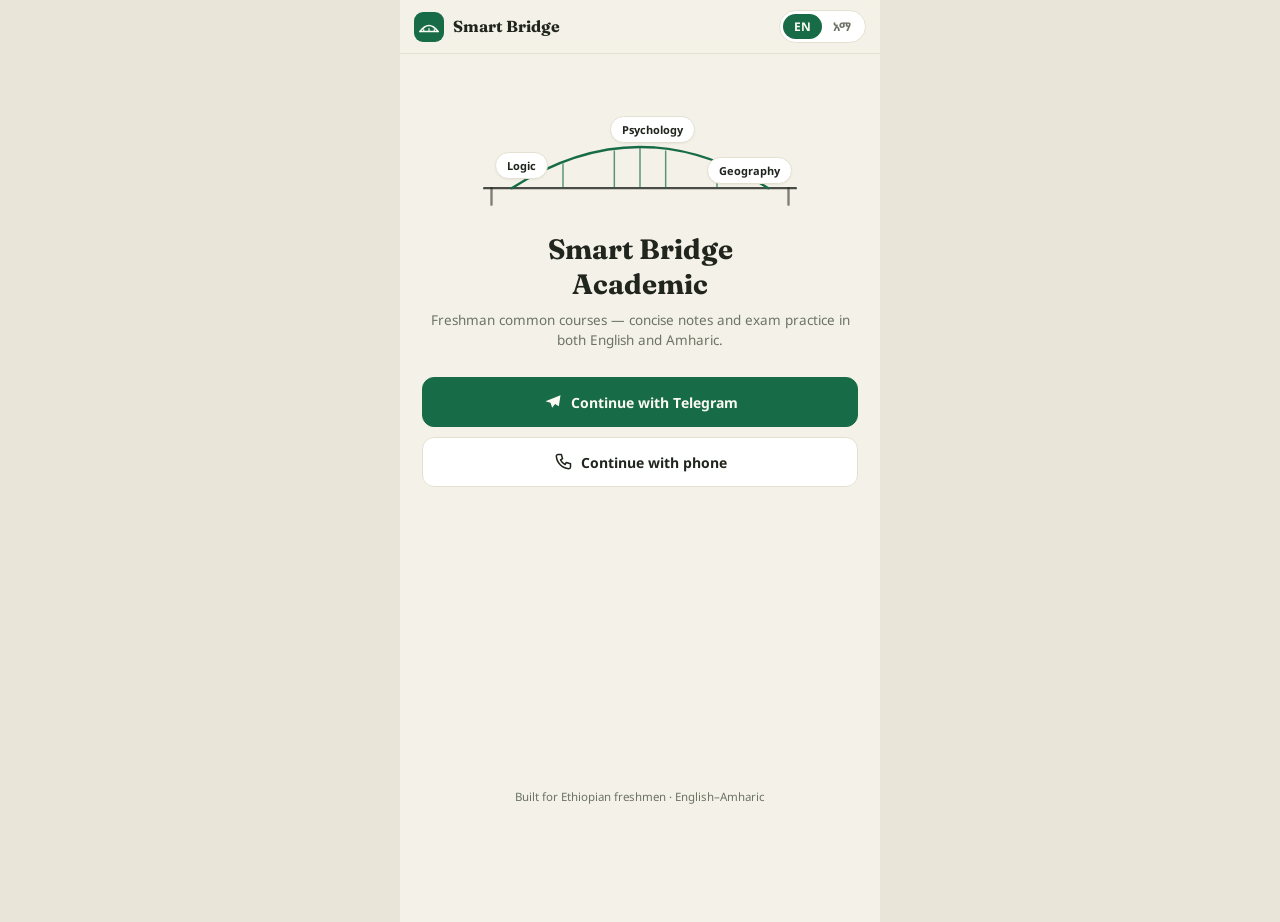
<file: index.html>
<!DOCTYPE html>
<html lang="en" data-theme="light">
<head>
<meta charset="utf-8">
<meta name="viewport" content="width=device-width, initial-scale=1, viewport-fit=cover, user-scalable=no">
<title>Smart Bridge Academic</title>
<script src="https://telegram.org/js/telegram-web-app.js"></script>
<link rel="preconnect" href="https://fonts.googleapis.com">
<link rel="preconnect" href="https://fonts.gstatic.com" crossorigin>
<link href="https://fonts.googleapis.com/css2?family=Fraunces:opsz,wght@9..144,500..700&family=Noto+Sans+Ethiopic:wght@400;500;600;700;800&display=swap" rel="stylesheet">
<style>
/* ---------- ገጽታ / theme ---------- */
:root{
  --page:#E9E5D8; --bg:#F4F1E8; --surface:#FFFFFF; --surface2:#FAF8F1;
  --ink:#20251D; --muted:#6C7365; --line:#E4E0D1;
  --brand:#186B47; --on-brand:#FBFAF4; --hero:#14382A; --hero-ink:#F2EFE3;
  --amber:#DD9523; --amber-soft:#F6E7CC; --amber-ink:#8A5A10;
  --ok:#1F7A3D; --ok-soft:#E1F1E3; --bad:#B3372E; --bad-soft:#F9E4E1;
  --shadow:0 1px 2px rgba(28,32,24,.05), 0 10px 26px -14px rgba(28,32,24,.16);
}
html[data-theme="dark"]{
  --page:#0B0E09; --bg:#12160F; --surface:#1B2118; --surface2:#161B13;
  --ink:#ECEAE0; --muted:#99A18D; --line:#2B3226;
  --brand:#4FB57E; --on-brand:#0D130E; --hero:#182A20; --hero-ink:#ECEAE0;
  --amber:#E4A64C; --amber-soft:#3A2F1B; --amber-ink:#EBC98A;
  --ok:#57B876; --ok-soft:#1D2B1F; --bad:#E07A6E; --bad-soft:#331D1A;
  --shadow:0 1px 2px rgba(0,0,0,.3), 0 10px 26px -14px rgba(0,0,0,.5);
}
*{box-sizing:border-box;margin:0;padding:0}
html,body{height:100%}
body{background:var(--page);color:var(--ink);font-family:'Noto Sans Ethiopic',-apple-system,'Segoe UI',sans-serif;font-size:15px;line-height:1.55;-webkit-font-smoothing:antialiased}
#app{max-width:480px;margin:0 auto;min-height:100dvh;background:var(--bg);position:relative}
#screen{padding-bottom:88px}
.ic{width:20px;height:20px;flex:none;display:inline-block;vertical-align:middle}
b,strong{font-weight:700}
mark{background:var(--amber-soft);color:var(--amber-ink);border-radius:3px;padding:0 2px}
button{-webkit-tap-highlight-color:transparent}

/* ---------- ጭብጥ / header ---------- */
.top{position:sticky;top:0;z-index:20;display:flex;align-items:center;gap:10px;padding:10px 14px;background:color-mix(in srgb, var(--bg) 88%, transparent);backdrop-filter:blur(12px);border-bottom:1px solid var(--line)}
.top-title{font-family:'Fraunces','Noto Sans Ethiopic',serif;font-weight:600;font-size:16.5px;flex:1;min-width:0;white-space:nowrap;overflow:hidden;text-overflow:ellipsis}
.wordmark{font-family:'Fraunces','Noto Sans Ethiopic',serif;font-weight:700;font-size:16px;flex:1;display:flex;align-items:center;gap:9px;min-width:0}
.wordmark span{white-space:nowrap;overflow:hidden;text-overflow:ellipsis}
.iconbtn{width:36px;height:36px;border-radius:10px;border:1px solid var(--line);background:var(--surface);color:var(--ink);display:grid;place-items:center;cursor:pointer;flex:none}
.seg{display:flex;background:var(--surface);border:1px solid var(--line);border-radius:999px;padding:3px;flex:none}
.seg button{border:0;background:transparent;color:var(--muted);font-family:inherit;font-weight:700;font-size:12px;padding:4px 11px;border-radius:999px;cursor:pointer}
.seg button.on{background:var(--brand);color:var(--on-brand)}

/* ---------- አጠቃላይ ኤለመንቶች ---------- */
.btn{display:inline-flex;align-items:center;justify-content:center;gap:8px;font-family:inherit;font-weight:700;font-size:14px;border-radius:12px;border:1px solid var(--line);background:var(--surface);color:var(--ink);padding:11px 16px;cursor:pointer}
.btn.primary{background:var(--brand);border-color:var(--brand);color:var(--on-brand)}
.btn.ghost{background:transparent}
.btn:disabled{opacity:.4;cursor:default}
.btn.big{width:100%;padding:14px}
.card{background:var(--surface);border:1px solid var(--line);border-radius:16px;box-shadow:var(--shadow)}
.view{animation:vin .3s ease both}
@keyframes vin{from{opacity:0;transform:translateY(10px)}to{opacity:1;transform:none}}
@keyframes rise{from{opacity:0;transform:translateY(8px)}to{opacity:1;transform:none}}
@keyframes shake{0%,100%{transform:none}25%{transform:translateX(-4px)}75%{transform:translateX(4px)}}

/* ---------- የግብዣ ሰሌዳ / login ---------- */
.login-wrap{padding:8px 22px 28px;display:flex;flex-direction:column;min-height:calc(100dvh - 120px)}
.bridge-art{position:relative;margin:18px auto 4px;max-width:330px;width:100%}
.bridge-art svg{width:100%;display:block}
.fpill{position:absolute;font-size:11px;font-weight:700;padding:4px 11px;border-radius:99px;background:var(--surface);border:1px solid var(--line);box-shadow:var(--shadow)}
.lg-title{font-family:'Fraunces','Noto Sans Ethiopic',serif;font-size:28px;font-weight:700;text-align:center;margin-top:10px;line-height:1.25}
.lg-sub{text-align:center;color:var(--muted);font-size:13.5px;margin:8px 0 26px}
.lg-btns{display:flex;flex-direction:column;gap:10px}
.lg-note{text-align:center;color:var(--muted);font-size:11.5px;margin-top:auto;padding-top:24px}
.field{margin-top:14px}
.field label{font-size:12.5px;font-weight:700;color:var(--muted);display:block;margin-bottom:7px}
.phone-row{display:flex;gap:8px}
.prefix{padding:12px 14px;border:1px solid var(--line);border-radius:12px;background:var(--surface);font-weight:700;flex:none}
.inp{width:100%;font-family:inherit;font-size:15px;padding:12px 14px;border:1px solid var(--line);border-radius:12px;background:var(--surface);color:var(--ink);outline:none}
.inp:focus{border-color:var(--brand)}
.otp{font-size:26px;letter-spacing:14px;text-align:center;font-family:'Fraunces',serif}
.hintrow{text-align:center;margin-top:12px}
.hint{display:inline-flex;font-size:12px;color:var(--amber-ink);background:var(--amber-soft);padding:5px 13px;border-radius:99px;font-weight:700}

/* ---------- መነሻ / home ---------- */
.hero{position:relative;margin:14px 16px 0;padding:18px;border-radius:20px;background:var(--hero);color:var(--hero-ink);overflow:hidden}
.hero-bridge{position:absolute;right:-8px;bottom:-4px;width:230px;opacity:.4;pointer-events:none}
.hero-row{display:flex;justify-content:space-between;align-items:flex-start;gap:12px;position:relative;z-index:2}
.eyebrow{font-size:10.5px;letter-spacing:.16em;text-transform:uppercase;opacity:.7;font-weight:700}
.hero h1{font-family:'Fraunces','Noto Sans Ethiopic',serif;font-size:25px;font-weight:700;margin:3px 0 5px;line-height:1.2}
.hero-sub{opacity:.82;font-size:13px;max-width:230px}
.avatar{width:46px;height:46px;border-radius:50%;background:var(--amber);color:#231703;display:grid;place-items:center;font-weight:700;font-family:'Fraunces',serif;font-size:19px;overflow:hidden;flex:none}
.avatar img{width:100%;height:100%;object-fit:cover}
.hero-stats{display:flex;gap:8px;margin-top:16px;position:relative;z-index:2}
.hstat{flex:1;display:flex;flex-direction:column;align-items:center;gap:3px;padding:9px 6px;border-radius:13px;background:rgba(255,255,255,.08);border:1px solid rgba(255,255,255,.13)}
.hstat .hbig{display:flex;align-items:center;gap:5px;font-weight:700;font-size:15px;font-family:'Fraunces','Noto Sans Ethiopic',serif}
.hstat .hbig .ic{color:var(--amber)}
.hstat .hlab{font-size:10px;opacity:.75;font-weight:600}
.miniring{position:relative;width:38px;height:38px}
.miniring svg{transform:rotate(-90deg);width:38px;height:38px}
.miniring .mr-bg{fill:none;stroke:rgba(255,255,255,.22);stroke-width:5}
.miniring .mr-fg{fill:none;stroke:var(--amber);stroke-width:5;stroke-linecap:round;stroke-dasharray:100;transition:stroke-dashoffset .6s}
.miniring span{position:absolute;inset:0;display:grid;place-items:center;font-size:10px;font-weight:700}
.sec{padding:20px 16px 0;display:flex;align-items:baseline;gap:8px}
.sec h2{font-family:'Fraunces','Noto Sans Ethiopic',serif;font-size:17.5px;font-weight:600}
.sec .count{font-size:12px;color:var(--muted);font-weight:600}
.sec .more{margin-left:auto;font-size:12.5px;font-weight:700;color:var(--brand);background:none;border:0;cursor:pointer;font-family:inherit}
.courses{display:grid;grid-template-columns:1fr 1fr;gap:10px;padding:10px 16px 0}
.course{text-align:left;padding:14px;display:flex;flex-direction:column;gap:8px;cursor:pointer;font-family:inherit;color:inherit}
.course-top{display:flex;justify-content:space-between;align-items:center}
.ctile{width:38px;height:38px;border-radius:11px;display:grid;place-items:center;background:color-mix(in srgb,var(--cc) 14%, transparent);color:var(--cc)}
.pct{font-size:11.5px;font-weight:700;color:var(--muted)}
.course-name{font-weight:700;font-size:14px;line-height:1.35}
.course-sub{font-size:11.5px;color:var(--muted);line-height:1.4}
.pbar{height:5px;border-radius:99px;background:var(--line);overflow:hidden}
.pbar i{display:block;height:100%;border-radius:99px;background:var(--cc)}
.course-meta{font-size:11px;color:var(--muted)}
.quick{display:grid;grid-template-columns:1fr 1fr;gap:10px;padding:10px 16px 4px}
.qchip{display:flex;align-items:center;gap:10px;padding:13px 14px;font-family:inherit;color:inherit;cursor:pointer;text-align:left}
.qchip .ic{color:var(--brand)}
.qchip b{margin-left:auto;font-family:'Fraunces',serif;font-size:16px}
.cont{display:flex;align-items:center;gap:12px;margin:14px 16px 0;padding:12px 14px;cursor:pointer;width:calc(100% - 32px);font-family:inherit;color:inherit;text-align:left}
.cont-ic{width:40px;height:40px;border-radius:11px;display:grid;place-items:center;background:color-mix(in srgb,var(--cc) 14%, transparent);color:var(--cc);flex:none}
.lbl{font-size:10px;letter-spacing:.14em;text-transform:uppercase;color:var(--muted);font-weight:700}
.cont-title{font-weight:700;font-size:14px}

/* ---------- ኮርስ / ምዕራፍ ---------- */
.course-head{display:flex;gap:14px;align-items:center;margin:14px 16px 0;padding:16px}
.chlist{display:flex;flex-direction:column;gap:10px;padding:12px 16px 0}
.chrow{display:flex;gap:12px;padding:14px;align-items:center;cursor:pointer}
.ch-num{font-family:'Fraunces',serif;font-weight:700;font-size:16px;color:var(--muted);width:24px;flex:none}
.ch-mid{flex:1;min-width:0}
.ch-title{font-weight:700;font-size:14.5px;line-height:1.3}
.ch-sub{font-size:11.5px;color:var(--muted)}
.ch-tags{display:flex;gap:6px;margin-top:7px;flex-wrap:wrap}
.tag{font-size:10.5px;font-weight:700;padding:2px 9px;border-radius:99px;background:var(--ok-soft);color:var(--ok);display:inline-flex;align-items:center;gap:4px}
.tag.amber{background:var(--amber-soft);color:var(--amber-ink)}
.ch-btns{display:flex;flex-direction:column;gap:6px;flex:none}
.mini{display:inline-flex;align-items:center;gap:6px;font-family:inherit;font-size:12px;font-weight:700;padding:7px 11px;border-radius:9px;border:1px solid var(--line);background:var(--surface2);color:var(--ink);cursor:pointer}
.mini .ic{width:14px;height:14px}
.mini.acc{background:var(--brand);border-color:var(--brand);color:var(--on-brand)}

/* ---------- ማስታወሻዎች ---------- */
.notes-bar{display:flex;align-items:center;justify-content:space-between;padding:16px 16px 8px;gap:10px}
.notes-bar .lbl{letter-spacing:.14em}
.bm-btn{width:38px;height:38px;border-radius:11px;border:1px solid var(--line);background:var(--surface);display:grid;place-items:center;color:var(--muted);cursor:pointer;flex:none}
.bm-btn.on{color:var(--amber);border-color:var(--amber);background:var(--amber-soft)}
.notes-card{margin:0 16px;padding:4px 18px}
ol.notes{list-style:none;counter-reset:n}
ol.notes li{counter-increment:n;display:flex;gap:12px;padding:14px 0;border-bottom:1px dashed var(--line)}
ol.notes li:last-child{border-bottom:0}
ol.notes li::before{content:counter(n,decimal-leading-zero);font-family:'Fraunces',serif;font-weight:700;font-size:13px;color:var(--brand);padding-top:2px;flex:none}
ol.notes p{font-size:14px;flex:1}
.gotit{margin:14px 16px 0;width:calc(100% - 32px)}
.chipx{font-size:12px;font-weight:700;padding:6px 12px;border-radius:99px;border:1px solid var(--line);background:var(--surface);color:var(--muted);cursor:pointer;font-family:inherit}

/* ---------- ፈተና / quiz ---------- */
.qwrap{padding:14px 16px 0}
.qmeta{display:flex;justify-content:space-between;font-size:12px;color:var(--muted);font-weight:700}
.qbar{height:4px;background:var(--line);border-radius:99px;margin:8px 0 14px;overflow:hidden}
.qbar i{display:block;height:100%;background:var(--brand);border-radius:99px;transition:width .3s}
.qtext{font-family:'Fraunces','Noto Sans Ethiopic',serif;font-size:19px;font-weight:600;line-height:1.45;margin-bottom:14px}
.qtext.sm{font-size:15px;margin-bottom:10px}
.opts{display:flex;flex-direction:column;gap:9px}
.opts.ro .opt{cursor:default}
.opt{display:flex;align-items:center;gap:11px;width:100%;text-align:left;font-family:inherit;padding:12px;border-radius:13px;border:1.5px solid var(--line);background:var(--surface);cursor:pointer;color:var(--ink);font-size:14px}
.opt .lt{width:26px;height:26px;border-radius:8px;display:grid;place-items:center;background:var(--surface2);border:1px solid var(--line);font-weight:700;font-size:12.5px;font-family:'Fraunces',serif;flex:none}
.opt .ot{flex:1}
.opt .mk{width:20px;flex:none}
.opt .mk .ic{width:18px;height:18px}
.opt.sel{border-color:var(--brand);background:color-mix(in srgb,var(--brand) 8%, var(--surface))}
.opt.sel .lt{background:var(--brand);color:var(--on-brand);border-color:var(--brand)}
.opt.ok{border-color:var(--ok);background:var(--ok-soft)}
.opt.ok .lt{background:var(--ok);border-color:var(--ok);color:#fff}
.opt.ok .mk{color:var(--ok)}
.opt.bad{border-color:var(--bad);background:var(--bad-soft);animation:shake .3s}
.opt.bad .lt{background:var(--bad);border-color:var(--bad);color:#fff}
.opt.bad .mk{color:var(--bad)}
.opt.dim{opacity:.5}
.qfoot{margin-top:14px}
.qfoot .btn{width:100%}
.expl{margin-top:14px;padding:14px;border-radius:14px;border:1px solid var(--line);background:var(--surface2);animation:rise .35s ease both}
.expl.good{border-color:color-mix(in srgb,var(--ok) 45%, var(--line))}
.ex-verdict{display:flex;align-items:center;gap:7px;font-weight:700;font-size:13.5px;margin-bottom:6px}
.ex-verdict.good{color:var(--ok)}
.ex-verdict.poor{color:var(--bad)}
.ex-verdict .ic{width:17px;height:17px}
.expl p{font-size:13.5px}
.bm-q{margin-top:11px;display:inline-flex;align-items:center;gap:6px;font-family:inherit;font-size:12px;font-weight:700;color:var(--muted);background:none;border:0;cursor:pointer;padding:0}
.bm-q .ic{width:15px;height:15px}
.bm-q.on{color:var(--amber)}
.rescard{margin:18px 16px 0;padding:24px 20px;text-align:center}
.ring{width:132px;height:132px;margin:0 auto 12px;position:relative}
.ring svg{transform:rotate(-90deg);width:132px;height:132px}
.rbg{fill:none;stroke:var(--line);stroke-width:9}
.rfg{fill:none;stroke:var(--cc);stroke-width:9;stroke-linecap:round;stroke-dasharray:100;transition:stroke-dashoffset .9s cubic-bezier(.2,.7,.3,1)}
.rnum{position:absolute;inset:0;display:flex;flex-direction:column;align-items:center;justify-content:center;font-family:'Fraunces',serif;font-weight:700;font-size:30px;line-height:1}
.rnum span{font-size:13px;color:var(--muted);font-family:'Noto Sans Ethiopic'}
.resline{font-size:14px;display:flex;justify-content:center;align-items:center;gap:6px;flex-wrap:wrap}
.xpchip{display:inline-flex;align-items:center;gap:4px;color:var(--amber-ink);background:var(--amber-soft);border-radius:99px;padding:3px 10px;font-weight:700;font-size:12.5px}
.xpchip .ic{width:13px;height:13px;color:var(--amber)}
.resmsg{color:var(--muted);font-size:13.5px;margin:8px 0 18px}
.btnrow{display:flex;gap:10px;justify-content:center}
.btnrow .btn{flex:1}

/* ---------- ደረጃ / leaderboard ---------- */
.blist{display:flex;flex-direction:column;gap:8px;padding:12px 16px 0}
.brow{display:flex;align-items:center;gap:12px;padding:12px 14px}
.brow .rank{width:30px;height:30px;border-radius:9px;display:grid;place-items:center;font-family:'Fraunces',serif;font-weight:700;font-size:13.5px;background:var(--surface2);border:1px solid var(--line);color:var(--muted);flex:none}
.rank.g{background:var(--amber-soft);color:var(--amber-ink);border-color:var(--amber)}
.rank.s{background:var(--surface2);color:var(--ink)}
.rank.b{background:color-mix(in srgb,#A15C2E 14%, var(--surface));color:#A15C2E;border-color:#A15C2E}
.bname{flex:1;font-weight:700;font-size:14px;min-width:0;overflow:hidden;text-overflow:ellipsis;white-space:nowrap}
.me-tag{font-size:10px;background:var(--brand);color:var(--on-brand);border-radius:99px;padding:2px 9px;font-weight:700;flex:none}
.bpts{font-family:'Fraunces',serif;font-weight:700;flex:none}
.brow.me{border-color:var(--brand);background:color-mix(in srgb,var(--brand) 8%, var(--surface))}

/* ---------- መገለጫ / profile ---------- */
.pcard{display:flex;gap:14px;align-items:center;margin:14px 16px 0;padding:16px}
.pcard .avatar{width:52px;height:52px;font-size:21px}
.pname{font-family:'Fraunces','Noto Sans Ethiopic',serif;font-weight:700;font-size:17px}
.prole{font-size:12px;color:var(--muted)}
.prank{margin-left:auto;font-size:11px;font-weight:700;color:var(--amber-ink);background:var(--amber-soft);border-radius:99px;padding:4px 10px;flex:none}
.stats{display:grid;grid-template-columns:repeat(3,1fr);gap:10px;margin:10px 16px 0}
.stat{padding:13px 8px;text-align:center}
.stat b{display:block;font-family:'Fraunces',serif;font-size:20px}
.stat span{font-size:10.5px;color:var(--muted);font-weight:600}
.plist{padding:8px 16px 0;display:flex;flex-direction:column;gap:9px}
.prow{display:flex;align-items:center;gap:8px;font-size:13px;font-weight:700}
.pdot{width:9px;height:9px;border-radius:3px;flex:none}
.ppct{margin-left:auto;font-family:'Fraunces',serif}
.pbar.sm{height:4px}
.signout{margin:20px 16px 0;width:calc(100% - 32px);color:var(--bad)}

/* ---------- ፍለጋ / ቡክማርክ ---------- */
.srch{padding:12px 16px 0}
.chips{display:flex;gap:8px;flex-wrap:wrap;padding:12px 16px 0}
.srlist{display:flex;flex-direction:column;gap:9px;padding:12px 16px 0}
.sr{display:flex;gap:11px;padding:13px;text-align:left;font-family:inherit;color:inherit;cursor:pointer;width:100%;flex-wrap:wrap}
.sr-main{flex:1;min-width:0}
.sr-ic{width:34px;height:34px;border-radius:10px;background:var(--surface2);border:1px solid var(--line);display:grid;place-items:center;color:var(--brand);flex:none}
.sr-t{font-weight:700;font-size:13.5px;line-height:1.35}
.sr-s{font-size:12px;color:var(--muted);margin-top:2px}
.sr-c{font-size:10.5px;color:var(--brand);font-weight:700;margin-top:4px;letter-spacing:.05em;text-transform:uppercase}
.srq{flex-basis:100%;max-height:0;overflow:hidden;transition:max-height .35s ease}
.sr.open .srq{max-height:800px}
.qcard{padding:14px;background:var(--surface2)}
.qex{font-size:12.5px;color:var(--muted);margin-top:10px;border-top:1px dashed var(--line);padding-top:10px}
.empty{text-align:center;color:var(--muted);padding:44px 30px;font-size:13.5px}
.empty .ic{width:34px;height:34px;margin-bottom:10px;color:var(--line)}
.bmrow{display:flex;align-items:center;gap:11px;padding:13px 14px;cursor:pointer;font-family:inherit;color:inherit;text-align:left;width:100%}
.bmrow .del{width:30px;height:30px;border-radius:9px;border:1px solid var(--line);background:var(--surface2);color:var(--muted);display:grid;place-items:center;cursor:pointer;flex:none}
.bmrow .del .ic{width:15px;height:15px}

/* ---------- ታብ ባር ---------- */
#tabbar{position:fixed;bottom:0;left:50%;transform:translateX(-50%);width:100%;max-width:480px;display:flex;background:color-mix(in srgb, var(--surface) 92%, transparent);backdrop-filter:blur(14px);border-top:1px solid var(--line);padding:6px 8px calc(6px + env(safe-area-inset-bottom));z-index:30}
#tabbar button{flex:1;display:flex;flex-direction:column;align-items:center;gap:3px;font-family:inherit;font-size:10.5px;font-weight:700;color:var(--muted);background:none;border:0;cursor:pointer;padding:5px 0;border-radius:10px}
#tabbar button.on{color:var(--brand)}
#tabbar.hidden{display:none}
#toasts{position:fixed;top:14px;left:50%;transform:translateX(-50%);z-index:60;display:flex;flex-direction:column;gap:8px;align-items:center;pointer-events:none;width:max-content;max-width:90vw}
.toast{display:flex;align-items:center;gap:7px;background:var(--ink);color:var(--bg);padding:9px 16px;border-radius:99px;font-size:13px;font-weight:700;opacity:0;transform:translateY(-12px);transition:.25s;box-shadow:var(--shadow)}
.toast.on{opacity:1;transform:none}
.toast .ic{width:15px;height:15px;color:var(--amber)}
</style>
</head>
<body>
<div id="app"><div id="screen"></div></div>
<nav id="tabbar" class="hidden"></nav>
<div id="toasts"></div>

<script>
'use strict';
/* ============ አገልግሎቶች / helpers ============ */
const $ = s => document.querySelector(s);
const esc = s => String(s).replace(/[&<>"']/g, m => ({'&':'&amp;','<':'&lt;','>':'&gt;','"':'&quot;',"'":'&#39;'}[m]));
const T = o => (o == null ? '' : (o[S.lang] ?? o.en));
const md = s => esc(s).replace(/\*\*(.+?)\*\*/g, '<b>$1</b>');
const hl = (s, q) => { let x = md(s); if(!q) return x;
  const qq = esc(q).replace(/[.*+?^${}()|[\]\\]/g,'\\$&');
  try{ x = x.replace(new RegExp(qq,'gi'), m => '<mark>'+m+'</mark>'); }catch(e){}
  return x; };
const today = () => new Date().toISOString().slice(0,10);
const yest = () => new Date(Date.now()-864e5).toISOString().slice(0,10);

/* ============ አዶዎች / icons (SVG) ============ */
const I = {
  back:'<path d="M15 5l-7 7 7 7"/>', chev:'<path d="M9 5l7 7-7 7"/>',
  home:'<path d="M4 11l8-7 8 7v9a1 1 0 0 1-1 1h-5v-6h-4v6H5a1 1 0 0 1-1-1z"/>',
  search:'<circle cx="11" cy="11" r="7"/><path d="M20 20l-3.5-3.5"/>',
  trophy:'<path d="M8 4h8v5a4 4 0 0 1-8 0z"/><path d="M8 5H5a3 3 0 0 0 3 5M16 5h3a3 3 0 0 1-3 5M12 13v4M9 20h6M10 17h4"/>',
  user:'<circle cx="12" cy="8" r="4"/><path d="M5 20a7 7 0 0 1 14 0"/>',
  book:'<path d="M5 5a2 2 0 0 1 2-2h12v16H7a2 2 0 0 0-2 2z"/><path d="M5 19a2 2 0 0 1 2-2h12"/>',
  checksq:'<rect x="4" y="4" width="16" height="16" rx="4"/><path d="M8.5 12.5l2.5 2.5 5-6"/>',
  check:'<path d="M5 12.5l4.5 4.5L19 7"/>',
  x:'<path d="M6 6l12 12M18 6L6 18"/>',
  bm:'<path d="M7 4h10v17l-5-4-5 4z"/>',
  bmf:'<path d="M7 4h10v17l-5-4-5 4z" fill="currentColor"/>',
  flame:'<path d="M12 3c.8 3.2 4.2 4.6 4.2 8.4a4.2 4.2 0 1 1-8.4 0c0-1.6.6-3 1.6-4.3.3 1.1 1 2 1.9 2.4C11 7.2 11 5 12 3z" fill="currentColor" stroke="none"/>',
  spark:'<path d="M12 3l1.9 5.6L19.5 10.5l-5.6 1.9L12 18l-1.9-5.6L4.5 10.5l5.6-1.9z" fill="currentColor" stroke="none"/>',
  redo:'<path d="M4 10a8 8 0 1 1 2.3 6.3M4 10V5M4 10h5"/>',
  out:'<path d="M14 4h4a1 1 0 0 1 1 1v14a1 1 0 0 1-1 1h-4M4 12h11M11 8l4 4-4 4"/>',
  phone:'<path d="M6 3h4l1.5 5-2.5 1.5a12 12 0 0 0 5.5 5.5L16 12.5l5 1.5v4a2 2 0 0 1-2 2A16 16 0 0 1 4 5a2 2 0 0 1 2-2z"/>',
  plane:'<path d="M21 4L3 11l6 2 2 6 3.5-4.5L19 17z" fill="currentColor" stroke="none"/>',
  logic:'<circle cx="7" cy="6" r="2.3"/><circle cx="17" cy="6" r="2.3"/><circle cx="12" cy="18" r="2.3"/><path d="M8.3 8l2.6 7.9M15.7 8l-2.6 7.9"/>',
  brain:'<path d="M12 4.5a3.2 3.2 0 0 0-6 1.2A3 3 0 0 0 5 11a3.2 3.2 0 0 0 1.6 5.2A3 3 0 0 0 12 19.5zM12 4.5a3.2 3.2 0 0 1 6 1.2A3 3 0 0 1 19 11a3.2 3.2 0 0 1-1.6 5.2A3 3 0 0 1 12 19.5z"/>',
  globe:'<circle cx="12" cy="12" r="8.5"/><ellipse cx="12" cy="12" rx="3.8" ry="8.5"/><path d="M3.8 12h16.4"/>',
  people:'<circle cx="8.5" cy="8" r="3"/><path d="M3.5 19a5 5 0 0 1 10 0"/><circle cx="16.5" cy="9.5" r="2.4"/><path d="M14.5 14.6a4.4 4.4 0 0 1 6 4.4"/>',
  shield:'<path d="M12 3l7 3v6c0 4.4-3 7.6-7 9-4-1.4-7-4.6-7-9V6z"/><path d="M9 12l2.2 2.2L15.5 9.8"/>',
  sigma:'<path d="M7 5h10l-7.5 7L17 19H7"/>'
};
const ic = (n, style) => '<svg class="ic"'+(style?' style="'+style+'"':'')+' viewBox="0 0 24 24" fill="none" stroke="currentColor" stroke-width="1.8" stroke-linecap="round" stroke-linejoin="round">'+I[n]+'</svg>';
const LOGO = '<svg width="30" height="30" viewBox="0 0 40 40"><rect width="40" height="40" rx="12" fill="var(--brand)"/><path d="M8 26 Q20 10 32 26" stroke="var(--on-brand)" stroke-width="2.2" fill="none" stroke-linecap="round"/><path d="M8 26 H32" stroke="var(--on-brand)" stroke-width="2.2" stroke-linecap="round"/><path d="M13 23.4V26M20 22V26M27 23.4V26" stroke="var(--on-brand)" stroke-width="1.6" stroke-linecap="round"/></svg>';
const BRIDGE_ART = '<svg viewBox="0 0 360 150" fill="none">'+
 '<path d="M10 118 H350" stroke="var(--ink)" stroke-width="2.6" stroke-linecap="round" opacity=".8"/>'+
 '<path d="M40 118 Q180 28 320 118" stroke="var(--brand)" stroke-width="2.6" stroke-linecap="round"/>'+
 '<path d="M96 91V118M152 77V118M180 73V118M208 77V118M264 91V118" stroke="var(--brand)" stroke-width="1.6" opacity=".7"/>'+
 '<path d="M18 118v18M342 118v18" stroke="var(--ink)" stroke-width="2.6" stroke-linecap="round" opacity=".55"/></svg>';
const HERO_BRIDGE = '<svg class="hero-bridge" viewBox="0 0 230 60" fill="none"><path d="M0 46 H230" stroke="var(--amber)" stroke-width="2" stroke-linecap="round"/><path d="M18 46 Q115 2 212 46" stroke="var(--amber)" stroke-width="2" stroke-linecap="round"/><path d="M52 32V46M84 20V46M115 17V46M146 20V46M178 32V46" stroke="var(--amber)" stroke-width="1.4" opacity=".8"/></svg>';

/* ============ ይዘት / content (bilingual) ============ */
const COURSES = [
{ id:'logic', lt:'#C2410C', dk:'#FF9264', icon:'logic',
  name:{en:'Logic & Critical Thinking', am:'አመክንዮና ተንትኔ አሳብ'},
  desc:{en:'Arguments, validity, definitions and fallacies.', am:'ነገሮች፣ ትክክለኛነት፣ ትርጉምና ስህተቶች።'},
  chapters:[
  { id:'logic-1', title:{en:'Basic Concepts of Logic', am:'የአመክንዮ መሠረታዊ ጽንሰ-ሀሳቦች'}, notes:[
    {en:'**Logic** is the study of the methods and principles used to distinguish good (correct) reasoning from bad (incorrect) reasoning.', am:'**አመክንዮ (Logic)** ትክክለኛ ከሆነ እና ከአልሆነ አመክንዮአዊ ማሰብ መካከል ልዩነት እንዲፈጽም የሚያስችሉ ዘዴዎችንና መርሆችን የሚያጠና እውቀት ነው።'},
    {en:'An **argument** is a group of statements in which some (the **premises**) are claimed to support another (the **conclusion**).', am:'**ነገር (Argument)** አባባሎችን ያካትታል — ድጋፍ የሚሰጡት **እምቢቶች (Premises)** ሲሆኑ፣ የሚደገፈው አባባል ደግሞ **ማስፈንጠሪያ (Conclusion)** ይባላል።'},
    {en:'A **deductive** argument claims its conclusion follows **necessarily**; if valid and all premises are true, it is **sound**.', am:'**ዲዳክቲቭ** ነገር ማስፈንጠሪያው ከእምቢቶቹ **በአስገዳጅነት (necessarily)** እንደሚከተል ይጠይቃል፤ ትክክለኛ (valid) ከሆነና እምቢቶቹ ሁሉ እውነት ከሆኑ **ጽኑ (sound)** ይባላል።'},
    {en:'An **inductive** argument claims its conclusion follows **probably**; it is judged **strong** or **weak** — never “valid”.', am:'**ኢንዳክቲቭ** ነገር ማስፈንጠሪያው ከእምቢቶቹ **በእድል (probably)** እንደሚከተል ይጠይቃል፤ **strong** ወይም **weak** ተብሎ ይገመገማል — “valid” አይባልም።'},
    {en:'**Validity** is about structure: it is impossible for the premises to be true while the conclusion is false.', am:'**ትክክለኛነት (Validity)** በአወቃቀሩ ላይ የተመሠረተ ነው፦ እምቢቶቹ እውነት ሆነው ማስፈንጠሪያው ሐሰት መሆን የማይቻል ከሆነ ነገሩ valid ነው።'},
    {en:'A **sound argument** = a valid argument with **all true premises**.', am:'**Sound ነገር** = valid የሆነ + እምቢቶቹ **ሙሉ በሙሉ እውነት** የሆኑበት ነገር ነው።'}],
   quiz:[
    {q:{en:'The statements in an argument that provide the support are called…', am:'በነገር ውስጥ ድጋፍ የሚሰጡ አባባሎች ___ ተብለው ይጠራሉ።'}, opts:{en:['Conclusion','Premises','Fallacies','Definitions'], am:['ማስፈንጠሪያ (Conclusion)','እምቢቶች (Premises)','ስህተቶች (Fallacies)','ትርጉሞች (Definitions)']}, a:1,
     ex:{en:'Premises give the support; the statement they support is the conclusion.', am:'እምቢቶች ድጋፍ የሚሰጡ ናቸው፤ የሚደገፈው አባባል ደግሞ ማስፈንጠሪያ ነው።'}},
    {q:{en:'“All humans are mortal. Socrates is a human. Therefore, Socrates is mortal.” This argument is…', am:'«ሁሉም ሰዎች የሚሞቱ (mortal) ናቸው። ሶክራቲስ ሰው ነው። በስለዚህ ሶክራቲስ የሚሞት ነው።» ይህ ነገር…'}, opts:{en:['Inductive and strong','Deductive and invalid','Deductive and valid','Inductive and weak'], am:['ኢንዳክቲቭ እና ጠንካራ','ዲዳክቲቭ እና invalid','ዲዳክቲቭ እና valid','ኢንዳክቲቭ እና ደካማ']}, a:2,
     ex:{en:'A classic syllogism — the conclusion follows with necessity, so it is deductive and valid.', am:'ክላሲካል ሲሎጂዝም ነው — ማስፈንጠሪያው በአስገዳጅነት ይከተላል፣ ስለዚህ ዲዳክቲቭና ትክክለኛ (valid) ነው።'}},
    {q:{en:'A sound argument is one that is…', am:'Sound የሚባለው ነገር…'}, opts:{en:['Strong with true premises','Valid with one false premise','Emotional and persuasive','Valid with all true premises'], am:['ጠንካራ እና እምቢቶቹ እውነት','valid ግን አንድ እምቢት ሐሰት','ስሜታዊና አሳማኝ','valid እና እምቢቶቹ ሙሉ በሙሉ እውነት']}, a:3,
     ex:{en:'Sound = valid + all premises true.', am:'Sound ማለት = valid + እምቢቶቹ ሙሉ በሙሉ እውነት የሆኑበት።'}},
    {q:{en:'Which can NOT be said of an inductive argument?', am:'ለኢንዳክቲቭ ነገር የማይባለው የቱ ነው?'}, opts:{en:['It is strong','It is valid','It is weak','It is based on probability'], am:['ጠንካራ ነው','valid ነው','ደካማ ነው','በእድል ላይ የተመሠረተ ነው']}, a:1,
     ex:{en:'Validity applies only to deductive arguments; induction is judged strong or weak.', am:'Validity ለዲዳክቲቭ ብቻ ይሠራል፤ ኢንዳክቲቭ ደግሞ strong ወይም weak ተብሎ ይገመገማል።'}}]},
  { id:'logic-2', title:{en:'Definitions & Fallacies', am:'የትርጉም ዓይነቶችና ስህተቶች'}, notes:[
    {en:'A **definition** states the meaning of a word: the word defined is the **definiendum**, the defining words are the **definiens**.', am:'**ትርጉም (Definition)** የቃልን ማንነት ይገልጻል፤ የሚገለጸው ቃል **definiendum**፣ የሚገልጸው ደግሞ **definiens** ይባላል።'},
    {en:'**Intensional** definitions use the attributes of the concept; **extensional** definitions list or point to its members.', am:'**Intensional** ትርጉም የጽንሰ-ሀሳቡን ባህርያት ይጠቀማል፤ **extensional** ደግሞ የክፍሉን አባላት ዘርዝሮ ወይም በማሳየት ይገልጻል።'},
    {en:'A **stipulative** definition assigns a new meaning; a **lexical** definition reports how a word is actually used.', am:'**Stipulative** ትርጉም አዲስ ትርጉም ይሰጣል፤ **lexical** ትርጉም ቃሉ በእውኑ እንዴት እንደሚውል ይዘረዝራል።'},
    {en:'A **precising** definition reduces vagueness; a **theoretical** definition explains the nature of a concept (e.g. “heat” in physics).', am:'**Precising** ትርጉም ግልጽነት እንዲኖር ግልባጭነትን (vagueness) ይቀንሳል፤ **theoretical** የጽንሰ-ሀሳቡን ውስብስብ ማንነት ያብራራል (ለምሳሌ በፊዚክስ “heat”)።'},
    {en:'A **persuasive** definition aims to influence attitudes, not just report meaning.', am:'**Persuasive** ትርጉም ትርጉሙን ብቻ ሳይሆን የሰውን አመለካከትና ስሜት ለመቀየር የሚውል ነው።'},
    {en:'A **fallacy** is a defect in an argument: **formal** (broken structure) or **informal** (bad content).', am:'**ስህተት (Fallacy)** በነገሩ ውስጥ የሚኖር የማሰብ ድህነት ነው — **formal** (የቅርጽ ብልሽት) ወይም **informal** (የይዘት ብልሽት)።'}],
   quiz:[
    {q:{en:'“Lightning is a natural electrical discharge” — as used in physics, this is a ___ definition.', am:'«መብረቅ (lightning) የተፈጥሮ የኤሌክትሪክ ፈሰሳ ነው» — በፊዚክስ ውስጥ ___ ትርጉም ነው።'}, opts:['Stipulative','Theoretical','Persuasive','Lexical'], a:1,
     ex:{en:'Theoretical definitions explain the nature of a scientific concept like heat or lightning.', am:'Theoretical ትርጉም እንደ heat ወይም lightning ያሉ የሳይንስ ጽንሰ-ሀሳቦችን ውስብስብ ማንነት ያብራራል።'}},
    {q:{en:'Defining “chair” by pointing at chairs is an ___ definition.', am:'ወንበርን በወንበሮች ላይ በማሳየት መገለጽ ___ ትርጉም ነው።'}, opts:['Intensional','Stipulative','Extensional (ostensive)','Precising'], a:2,
     ex:{en:'Pointing at members of the class is extensional (ostensive) definition.', am:'የክፍሉን አባላት በማሳየት መገለጽ extensional (ostensive) ትርጉም ነው።'}},
    {q:{en:'A politician defines “freedom” so the audience will love it. This is a ___ definition.', am:'ፖለቲከኛ «ነጻነት»ን ሕዝቡ እንዲወደው በሚያደርግ መልኩ የገለጸው ___ ትርጉም ነው።'}, opts:['Persuasive','Lexical','Theoretical','Precising'], a:0,
     ex:{en:'Persuasive definitions aim to influence attitude, not just report meaning.', am:'Persuasive ትርጉም የሰውን አመለካከት ለመቀየር ያለመ ነው፤ ትርጉሙን ብቻ ለመዘረዘር አይደለም።'}},
    {q:{en:'Formal fallacies are detected by examining the argument’s…', am:'Formal ስህተቶች የሚገኙት የነገሩን ___ በመመርመር ነው።'}, opts:{en:['Emotional appeal','Length','Origin','Form / structure'], am:['የስሜት ጭንቀት','ርዝመት','መነሻ','ቅርጽ (form) / አወቃቀር']}, a:3,
     ex:{en:'Formal fallacies come from broken structure — check the form of the argument.', am:'Formal ስህተቶች የሚመጡት የነገሩ አወቃቀር ሲበላሽ ነው — የነገሩን form ይመርምሩ።'}}]}]},
{ id:'psych', lt:'#0F766E', dk:'#4CC8BC', icon:'brain',
  name:{en:'General Psychology', am:'አጠቃላይ ሥነ ልብ ሳይንስ'},
  desc:{en:'Behavior, mind, memory and the schools of thought.', am:'ባህሪ፣ አእምሮ፣ ትውስታና የጥናት አቀራረቦች።'},
  chapters:[
  { id:'psych-1', title:{en:'Nature & Schools of Psychology', am:'የሥነ ልብ ሳይንስ ባህርይና አቀራረቦች'}, notes:[
    {en:'**Psychology** is the scientific study of **behavior and mental processes**.', am:'**ሥነ ልብ ሳይንስ (Psychology)** ባህሪንና **የአእምሮ ሥራዎችን** በሳይንሳዊ መንገድ የሚያጠና እውቀት ነው።'},
    {en:'Its four goals: **describe, explain, predict, and control (influence)** behavior.', am:'አራቱ ዓላማዎቹ፦ ባህሪን **መግለጽ (describe)፣ ማብራራት (explain)፣ መተንበይ (predict) እና መቆጣጠር (control)** ናቸው።'},
    {en:'**Structuralism** (Wundt, Titchener) broke consciousness into elements using **introspection**.', am:'**Structuralism** (Wundt, Titchener) ንቃተ ህሊናን ወደ ክፍሎች በመከፋፈል በ**introspection** (ወደ ውስጥ መመልከት) ያጠናል።'},
    {en:'**Functionalism** (William James) studied the **function and purpose** of behavior and mind.', am:'**Functionalism** (William James) የባህሪና የአእምሮ **ተግባርና ዓላማ** ላይ ያተኩራል።'},
    {en:'**Behaviorism** (Watson, Skinner): only **observable behavior** deserves scientific study.', am:'**Behaviorism** (Watson, Skinner)፦ ሊጠና የሚገባው በዓይን **የሚታየው ባህሪ ብቻ** ነው ይላል።'},
    {en:'**Psychoanalysis** (Freud): unconscious conflicts drive us. **Gestalt**: the whole exceeds the sum of parts. **Humanistic** (Rogers, Maslow): growth and free will.', am:'**Psychoanalysis** (Freud)፦ ያልተገለጸ አእምሮ (unconscious) ባህሪን ይነዳል። **Gestalt**፦ ሙሉው ከክፍሎቹ ድምር የበለጠ ነው። **Humanistic** (Rogers, Maslow)፦ የሰው እድገትና ነጻ ምርጫ ያተኩራል።'}],
   quiz:[
    {q:{en:'Psychology is best defined as the scientific study of…', am:'ሥነ ልብ ሳይንስ በተሻለ ሁኔታ ___ የሳይንሳዊ ጥናት ተብሎ ይገለጻል።'}, opts:{en:['The soul only','Behavior and mental processes','Disease and treatment','Society and culture'], am:['ነፍስን ብቻ','ባህሪንና የአእምሮ ሥራዎች','በሽታና ሕክምና','ማህበርንና ባህል']}, a:1,
     ex:{en:'Psychology studies behavior and mental processes scientifically.', am:'ሥነ ልብ ሳይንስ ባህሪንና የአእምሮ ሥራዎችን በሳይንሳዊ መንገድ ያጠናል።'}},
    {q:{en:'“The whole is greater than the sum of its parts” is a core claim of…', am:'«ሙሉው ከክፍሎቹ ድምር የበለጠ ነው» የሚለው የ___ ዋና አቋም ነው።'}, opts:['Gestalt psychology','Behaviorism','Structuralism','Psychoanalysis'], a:0,
     ex:{en:'That principle is the core claim of Gestalt psychology.', am:'ይህ መርህ የGestalt ሥነ ልብ ዋና አቋም ነው።'}},
    {q:{en:'The school insisting that only observable behavior deserves study is…', am:'ሊጠና የሚገባው በዓይን የሚታየው ባህሪ ብቻ ነው የሚለው የ___ አቀራረብ ነው።'}, opts:['Humanistic','Functionalism','Gestalt','Behaviorism'], a:3,
     ex:{en:'Watson and Skinner’s behaviorism accepts only observable behavior.', am:'Watsonና Skinner የbehaviorism አቀራረብ በዓይን የሚታየውን ባህሪ ብቻ ይቀበላል።'}},
    {q:{en:'Introspection was the main method of…', am:'Introspection ዋና ዘዴ የነበረው የ___ ነው።'}, opts:['Structuralism','Behaviorism','Psychoanalysis','Humanistic'], a:0,
     ex:{en:'Introspection (“looking inward”) was Wundt and Titchener’s main method.', am:'Introspection (ወደ ውስጥ መመልከት) የWundtና የTitchener ዋና ዘዴ ነበር።'}}]},
  { id:'psych-2', title:{en:'Memory', am:'ትውስታ / ማስታወስ'}, notes:[
    {en:'Memory = **encoding → storage → retrieval** of information.', am:'ትውስታ (Memory) = መረጃን **ማስገባት (encoding) → ማከማቸት (storage) → ማውጣት (retrieval)** የሚባሉ ሂደቶች ውጤት ነው።'},
    {en:'Three stores: **sensory** (very brief), **short-term** (~7 items, ~30 sec), **long-term** (huge capacity).', am:'ሦስት ማከማቻዎች፦ **Sensory** (በጣም አጭር)፣ **Short-term** (~7 ንብረቶች፣ ~30 ሰከንድ)፣ **Long-term** (ትልቅ አቅም)።'},
    {en:'**Rehearsal** (repetition) keeps information in STM and helps transfer it to LTM.', am:'**ድግግሞሽ (Rehearsal)** መረጃን በSTM ውስጥ ይይዛልና ወደ LTM እንዲቀየር ይረዳል።'},
    {en:'Types of long-term memory: **episodic** (events), **semantic** (facts), **procedural** (skills).', am:'የLTM ዓይነቶች፦ **Episodic** (ክስተቶች)፣ **Semantic** (እውነታዎች)፣ **Procedural** (ክህሎቶች)።'},
    {en:'Forgetting: **decay** (fading), **interference** (memories conflict), **retrieval failure** (missing cue), **motivated forgetting** (repression).', am:'መርሳት ምክንያቶች፦ **Decay** (ከጊዜ ጋር መዳከም)፣ **Interference** (ትውስታዎች መታወር)፣ **Retrieval failure** (ፍንጭ ማጣት)፣ **Motivated forgetting** (repression)።'},
    {en:'Effective study: **spaced practice, self-testing, elaboration** — not passive rereading.', am:'ውጤታማ ጥናት፦ **የተለያየ ጊዜ ላይ መድገም (spaced)፣ ራስን መፈተሽ፣ በጥልቀት ማሰብ** — ንቁ ተሳትፎ ያስፈልጋል፤ ድንበር የሌለው ድግግሞሽ ብቻ በቂ አይደለም።'}],
   quiz:[
    {q:{en:'The correct order of memory processes is:', am:'የትውስታ ሂደቶች ትክክለኛ ቅደም ተከተል፦'}, opts:['Storage → Encoding → Retrieval','Encoding → Storage → Retrieval','Retrieval → Encoding → Storage','Encoding → Retrieval → Storage'], a:1,
     ex:{en:'Memory flows: encoding → storage → retrieval.', am:'ትውስታ እንዲህ ይንቀሳቀሳል፦ encoding → storage → retrieval።'}},
    {q:{en:'Short-term memory holds roughly:', am:'የShort-term memory አቅም ገደማ ___ ነው።'}, opts:['Unlimited information','3 items','7±2 items','100 items'], a:2,
     ex:{en:'STM holds about 7±2 items for roughly 30 seconds.', am:'STM ገደማ 7±2 ንብረቶችን ለገደማ 30 ሰከንድ ይይዛል።'}},
    {q:{en:'Riding a bicycle is stored as ___ memory.', am:'ስይክል መንዳት ___ ትውስታ ውስጥ ይከማቻል።'}, opts:['Episodic','Semantic','Sensory','Procedural'], a:3,
     ex:{en:'Skills like cycling are procedural (implicit) memories.', am:'እንደ ስይክል መንዳት ያሉ ክህሎቶች procedural (implicit) ትውስታዎች ናቸው።'}},
    {q:{en:'Forgetting because old and new memories conflict is called:', am:'የድሮና የአዲስ መረጃ መታወር ምክንያት መርሳት ___ ይባላል።'}, opts:['Decay','Interference','Repression','Encoding failure'], a:1,
     ex:{en:'Old and new memories competing = interference.', am:'የድሮና የአዲስ ትውስታ መታወር = interference ይባላል።'}}]}]},
{ id:'geo', lt:'#0369A1', dk:'#62B4E6', icon:'globe',
  name:{en:'Geography of Ethiopia', am:'የኢትዮጵያ ጂኦግራፊ'},
  desc:{en:'Location, size, climate and seasons.', am:'አካባኪ፣ ስፋት፣ አየር ንብረትና ወቅቶች።'},
  chapters:[
  { id:'geo-1', title:{en:'Ethiopia: Location & Size', am:'የኢትዮጵያ አካባኪና መጠን'}, notes:[
    {en:'Ethiopia lies in the **Horn of Africa**, between **3°N–15°N** latitude and **33°E–48°E** longitude.', am:'ኢትዮጵያ በ**አፍሪካ ቀንድ** ውስጥ፣ ከ**3°N–15°N** ኬክሮስና ከ**33°E–48°E** ሜሪዲያን መካከል ትገኛለች።'},
    {en:'The **astronomical location** affects climate: near the equator the climate is warm and day length varies little.', am:'**የሥነ ፈለክ አካባኪ (astronomical location)** አየር ንብረትን ይናዘባል፦ ከኢኳቶር ጥቂት ርቃ መገኘት ሙቅ አየር ንብረትና የቀን ርዝመት ውሱን ልዩነት ያስከትላል።'},
    {en:'Total area ≈ **1.1 million km²** — among the ten largest countries of Africa.', am:'ስፋቷ ገደማ **1.1 ሚሊዮን ኪ.ሜ²** — በአፍሪካ ከትላልቅ አገሮች አንዷ ናት።'},
    {en:'Borders: **Eritrea** (N), **Djibouti** (NE), **Somalia** (E & SE), **Kenya** (S), **Sudan & South Sudan** (W).', am:'ድንበሮች፦ **ኤርትራ** (ሰሜን)፣ **ጅቡቲ** (ሰሜን ምሥራቅ)፣ **ሶማሊያ** (ምሥራቅና ደቡብ ምሥራቅ)፣ **ኬንያ** (ደቡብ)፣ **ሱዳንና ደቡብ ሱዳን** (ምዕራብ)።'},
    {en:'Ethiopia is **landlocked**; it mainly uses the port of Djibouti.', am:'ኢትዮጵያ **ወደ ባሕር የማይወጣ (landlocked)** አገር ስትሆን በዋናነት የጅቡቲን ባሕር ዳር ትጠቀማለች።'},
    {en:'Proximity to the **Middle East and Europe** gives Ethiopia geopolitical significance.', am:'ከ**መካከለኛ ምሥራቅና አውሮፓ** ጥቂት ርቃ መገኘቷ የጂኦ-ፖለቲካል ጠቀሜታ ሰጥቷታል።'}],
   quiz:[
    {q:{en:'Ethiopia’s latitude range is:', am:'የኢትዮጵያ የኬክሮስ ክልል፦'}, opts:['3°N–15°N','23°N–33°N','3°S–15°S','15°N–30°N'], a:0,
     ex:{en:'Ethiopia lies between 3°N and 15°N.', am:'ኢትዮጵያ በ3°N እና 15°N መካከል ትገኛለች።'}},
    {q:{en:'Ethiopia’s western neighbors are:', am:'ወደ ምዕራብ ከሚዋስሷት አገሮች፦'}, opts:['Kenya','Djibouti','Sudan & South Sudan','Eritrea'], a:2,
     ex:{en:'Sudan and South Sudan share Ethiopia’s western border.', am:'ሱዳንና ደቡብ ሱዳን የኢትዮጵያ ምዕራባዊ ድንበር ይጋራሉ።'}},
    {q:{en:'Ethiopia’s area is about:', am:'የኢትዮጵያ ስፋት ገደማ፦'}, opts:['600,000 km²','2.5 million km²','940,000 km²','1.1 million km²'], a:3,
     ex:{en:'Ethiopia’s area is about 1.1 million km².', am:'የኢትዮጵያ ስፋት ገደማ 1.1 ሚሊዮን ኪ.ሜ² ነው።'}},
    {q:{en:'Being near the equator means:', am:'ከኢኳቶር ጥቂት ርቀት ላይ መገኘት ማለት፦'}, opts:{en:['Long winters','Small seasonal variation in day length','Polar nights','No rainfall'], am:['ረጅም ክረምት','የቀን ርዝመት ውሱን ልዩነት','ፖላር ሌሊት','ዝናብ አለመኖር']}, a:1,
     ex:{en:'Near the equator, day length barely changes across the year.', am:'ከኢኳቶር ጥቂት ርቆ መገኘት የቀን ርዝመት በዓመቱ ውስጥ በጥቂቱ ብቻ እንዲለወጥ ያደርጋል።'}}]},
  { id:'geo-2', title:{en:'Climate & Seasons', am:'አየር ንብረትና ወቅቶች'}, notes:[
    {en:'Factors affecting Ethiopia’s climate: **latitude, altitude, winds & ITCZ**, and distance from water bodies.', am:'የኢትዮጵያን አየር ንብረት የሚያኘዙ፦ **ኬክሮስ አካባኪ፣ ከፍታ፣ ነፋሶችና ITCZ**፣ እንዲሁም ከውሃ አካላት ርቀት ናቸው።'},
    {en:'Altitude creates vertical zones: **Bereha** (<500 m), **Kolla** (500–1,500), **Woina Dega** (≈1,500–2,300), **Dega** (2,300–3,200), **Wurch** (>3,200).', am:'ከፍታ ቫርቲካላዊ ዞኖችን ይፈጥራል፦ **በርሃ** (<500 ሜ)፣ **ቆላ** (500–1,500)፣ **ወይና ደጋ** (≈1,500–2,300)፣ **ደጋ** (2,300–3,200)፣ **ዉርሕ** (>3,200)።'},
    {en:'Three seasons: **Bega** (dry, Oct–Jan), **Belg** (short rains, Feb–May), **Kiremt** (main rains, Jun–Sep).', am:'ሦስት ወቅቶች፦ **በጋ** (ደረቅ፣ ጥቅምት–ጥር)፣ **በልግ** (አጭር ዝናብ፣ የካቲት–ግንቦት)፣ **ክረምት** (ዋና ዝናብ፣ ሰኔ–መስከረም)።'},
    {en:'Kiremt rain peaks as the **ITCZ** shifts north and moist south-westerly winds arrive.', am:'የክረምት ዝናብ **ITCZ** ወደ ሰሜን ሲዛወርና ጭቃማ የደቡብ-ምዕራብ ነፋሶች ሲመጡ ከፍተኛ ይሆናል።'},
    {en:'Highlands get most rain in **Kiremt**; southern lowlands also receive **Belg** rains.', am:'በከፍታ አካባቢዎች ዋናው ዝናብ በ**ክረምት**፤ በደቡብ ዝቅተኛ ሜዳዎች ደግሞ በ**በልግ** ይዘታል።'},
    {en:'**Altitude**, not latitude, is the strongest local control on temperature in Ethiopia.', am:'በኢትዮጵያ የሙቀት መጠንን በአካባቢ ደረጃ ከሚቆጣጠሩ ኃይሎች በጣም ጠንካራው **ከፍታ** ነው፤ ኬክሮስ አይደለም።'}],
   quiz:[
    {q:{en:'Woina Dega’s altitude range is roughly:', am:'የወይና ደጋ (Woina Dega) የከፍታ ክልል ገደማ፦'}, opts:['Below 500 m','500–1,000 m','1,500–2,300 m','3,200–3,700 m'], a:2,
     ex:{en:'Woina Dega (temperate) lies roughly between 1,500–2,300 m.', am:'ወይና ደጋ (temperate) ገደማ ከ1,500–2,300 ሜትር መካከል ይገኛል።'}},
    {q:{en:'Kiremt (main rains) covers:', am:'ክረምት ወቅት የሚሆነው፦'}, opts:['Oct–Jan','Jun–Sep','Feb–May','Year-round'], a:1,
     ex:{en:'Kiremt, the main rainy season, runs June–September.', am:'ዋናው የዝናብ ወቅት ክረምት ከሰኔ እስከ መስከረም ይቆያል።'}},
    {q:{en:'The dry season is called:', am:'ደረቁ ወቅት ___ ይባላል።'}, opts:['Belg','Kiremt','Wurch','Bega'], a:3,
     ex:{en:'Bega (Oct–Jan) is the dry season.', am:'በጋ (ጥቅምት–ጥር) ደረቁ ወቅት ነው።'}},
    {q:{en:'The main factor creating vertical climate zones is:', am:'ቫርቲካላዊ የአየር ንብረት ዞኖችን የሚፈጥረው ዋና ምክንያት፦'}, opts:['Altitude','Latitude','Ocean currents','Day length'], a:0,
     ex:{en:'Altitude creates the vertical (altitudinal) climate zones.', am:'ከፍታ ቫርቲካላዊ (altitudinal) የአየር ንብረት ዞኖችን ይፈጥራል።'}}]}]},
{ id:'anthro', lt:'#B45309', dk:'#E8A54B', icon:'people',
  name:{en:'Anthropology', am:'አንትሮፖሎጂ (ሥነ ሰው)'},
  desc:{en:'Humans, culture, kinship and belief.', am:'ሰው ልጅ፣ ባህል፣ ዘመድነትና እምነት።'},
  chapters:[
  { id:'anthro-1', title:{en:'The Nature of Anthropology', am:'የአንትሮፖሎጂ ባህርይ'}, notes:[
    {en:'Anthropology is the **holistic** study of humans — biology, society, culture, language, past and present.', am:'አንትሮፖሎጂ ስለ ሰው ልጅ (ባዮሎጂ፣ ማህበር፣ ባህል፣ ቋንቋ፣ ያለፈና አሁን) **አጠቃላይ (holistic)** ጥናት ነው።'},
    {en:'Four branches: **physical/biological, archaeology, linguistic, sociocultural**.', am:'አራት ቅርንጫፎች፦ **physical/biological፣ archaeology፣ linguistic፣ sociocultural** ናቸው።'},
    {en:'Culture is **learned, shared, symbolic, all-encompassing, integrated and dynamic**.', am:'ባህል **የሚማር፣ የሚጋራ፣ ምልክታዊ፣ ሁሉን-የሚያካትት፣ ተቀናጅና ተለዋዋጭ** ነው።'},
    {en:'**Ethnocentrism** = judging others by your own culture’s standards; **cultural relativism** = understanding a culture on its own terms.', am:'**Ethnocentrism** = የራስዎን መስፈርት ተጠቅመው ሌሎችን ባህሎች መገምገም፤ **cultural relativism** = ባህልን በራሱ መስፈርት መረዳት።'},
    {en:'Anthropologists do **fieldwork** through **participant observation**, producing **ethnography**.', am:'አንትሮፖሎጂስቶች **participant observation** (ተሳታፊ ጉብኝት) በማድረግ **fieldwork** ይሠራሉ፤ ውጤቱ **ethnography** ይባላል።'},
    {en:'Holism means connecting all aspects of human life instead of studying one piece in isolation.', am:'Holism ማለት የሰው ሕይወትን ጎኖች ተነጥሎ ሳይሆን እርስ በርስ ተያይዘው መጠናት ማለት ነው።'}],
   quiz:[
    {q:{en:'Which belongs to anthropology’s four branches?', am:'ከአንትሮፖሎጂ አራት ቅርንጫፎች አንዱ የቱ ነው?'}, opts:['Economics','Archaeology','Statistics','Theology'], a:1,
     ex:{en:'The four branches: physical, archaeology, linguistic, sociocultural.', am:'አራቱ ቅርንጫፎች፦ physical፣ archaeology፣ linguistic፣ sociocultural ናቸው።'}},
    {q:{en:'Judging other cultures by your own standards is:', am:'የራስዎን ባህል መስፈርት ተጠቅመው ሌሎችን ባህሎች መገምገም = ___'}, opts:['Cultural relativism','Holism','Ethnocentrism','Diffusion'], a:2,
     ex:{en:'Judging others by your own standards is ethnocentrism.', am:'የራስዎን መስፈርት ተጠቅመው ሌሎችን መገምገም ethnocentrism ነው።'}},
    {q:{en:'Which is NOT a feature of culture?', am:'የባህል ባህርይ ያልሆነው የቱ ነው?'}, opts:{en:['Learned','Shared','Symbolic','Inherited biologically'], am:['የሚማር','የሚጋራ','ምልክታዊ','በባዮሎጂ የሚወረስ']}, a:3,
     ex:{en:'Culture is learned, not inherited biologically.', am:'ባህል የሚማር ነው፤ በባዮሎጂ አይወርስም።'}},
    {q:{en:'Living in the community while collecting data is called:', am:'በማህበረሰቡ ውስጥ ተሳትፎ መኖርና መረጃ መሰበሰብ ___ ይባላል።'}, opts:['Survey','Participant observation','Experiment','Census'], a:1,
     ex:{en:'Participant observation = living in and joining the community’s life.', am:'Participant observation = በማህበረሰቡ ውስጥ ተሳትፎ መኖርና መረጃ መሰበሰብ ማለት ነው።'}}]},
  { id:'anthro-2', title:{en:'Culture, Kinship & Belief', am:'ባህል፣ ዘመድነትና እምነት'}, notes:[
    {en:'**Marriage** is a socially approved union: **monogamy** (one spouse), **polygyny** (one man, many wives), **polyandry** (one woman, many husbands).', am:'**ጋብቻ** በማህበር የተፈቀደ መተዳደር ነው፦ **monogamy** (አንድ ባል/ሚስት)፣ **polygyny** (አንድ ወንድ ብዙ ሚስቶች)፣ **polyandry** (አንድ ሴት ብዙ ባሎች)።'},
    {en:'**Nuclear family** = parents + children; **extended family** includes other relatives.', am:'**Nuclear ቤተሰብ** = ወላጆችና ልጆች ብቻ፤ **extended ቤተሰብ** ሌሎች ዘመዶችንም ያካትታል።'},
    {en:'Descent is traced **patrilineally** (father), **matrilineally** (mother) or **bilaterally** (both).', am:'ዘመድነት በ**አባት በኩል (patrilineal)**፣ በ**እናት በኩል (matrilineal)** ወይም በ**ሁለቱም (bilateral)** ይከታተላል።'},
    {en:'Forms of religion: **animism, totemism, polytheism, monotheism** — Tylor saw **animism** as the earliest.', am:'የሃይማኖት ዓይነቶች፦ **animism፣ totemism፣ polytheism፣ monotheism** — ታይለር **animism**ን ቀደምቲ ይላል።'},
    {en:'**Socialization** passes culture from one generation to the next.', am:'**ማህበራዊ ትምህርት (Socialization)** ባህልን ከትውልድ ወደ ትውልድ ያስተላልፋል።'},
    {en:'A **clan** claims common ancestry; a **lineage** can demonstrate it genealogically.', am:'**ክላን (Clan)** ጋራ ቅድመ-አያት ይክልሳል፤ **lineage** ግን ዘመነ-ዘመድ (genealogy) በማስረዳት ማሳየት ይችላል።'}],
   quiz:[
    {q:{en:'One woman with several husbands is:', am:'አንድ ሴት ብዙ ባሎች መያዝ = ___'}, opts:['Polygyny','Monogamy','Exogamy','Polyandry'], a:3,
     ex:{en:'One woman with several husbands = polyandry.', am:'አንድ ሴት ብዙ ባሎች መያዝ = polyandry ነው።'}},
    {q:{en:'Parents + children only is:', am:'ወላጆችና ልጆች ብቻ ያካተተ = ___'}, opts:{en:['Extended family','Nuclear family','Clan','Lineage'], am:['Extended ቤተሰብ','Nuclear ቤተሰብ','ክላን (Clan)','የዘመድ ሐረግ (Lineage)']}, a:1,
     ex:{en:'Parents + children only = nuclear family.', am:'ወላጆችና ልጆች ብቻ = nuclear family ናቸው።'}},
    {q:{en:'The earliest form of religion, per Tylor, is:', am:'በታይለር እንደሚያሳየው ቀደምቲ የሃይማኖት አይነት = ___'}, opts:['Monotheism','Totemism','Animism','Polytheism'], a:2,
     ex:{en:'Tylor regarded animism as the earliest form of religion.', am:'ታይለር እንደሚለው animism ቀደምቲ የሃይማኖት አይነት ነው።'}},
    {q:{en:'Descent traced through both parents is:', am:'ዘመድ በሁለቱም ወላጆች በኩል መከታተል = ___'}, opts:['Bilateral','Patrilineal','Matrilineal','Unilineal'], a:0,
     ex:{en:'Tracing descent through both parents = bilateral.', am:'ዘመድን በሁለቱም ወላጆች በኩል መከታተል = bilateral ነው።'}}]}]},
{ id:'civics', lt:'#15803D', dk:'#5CC380', icon:'shield',
  name:{en:'Civics & Ethical Education', am:'ሲቪክስና ሥነ-ምግባር ትምህርት'},
  desc:{en:'Democracy, rule of law, rights and duties.', am:'ዲሞክራሲ፣ የሕግ የበላይነት፣ መብትና ግዴታ።'},
  chapters:[
  { id:'civics-1', title:{en:'Democracy & Rule of Law', am:'ዲሞክራሲና የሕግ የበላይነት'}, notes:[
    {en:'**Democracy** = government by the people, **directly or through elected representatives**.', am:'**ዲሞክራሲ** = አገርን በሕዝብ **በቀጥታ ወይም በተመረጡ ተወካዮች** አማካይነት ማስተዳደር ነው።'},
    {en:'Principles: **popular sovereignty, political equality, majority rule with minority rights, free & fair elections, accountability, rule of law**.', am:'መርሆቹ፦ **የሕዝብ ሉዓላዊነት፣ የፖለቲካ እኩልነት፣ የብዙሃን ውሳኔ ከአናሳ መብት ጋር፣ ነጻና ፍትሃዊ ምርጫ፣ ተጠያቂነት፣ የሕግ የበላይነት**።'},
    {en:'Types: **direct** democracy (citizens decide themselves) vs **representative**; systems may be **parliamentary or presidential**.', am:'ዓይነቶች፦ **ቀጥታ (direct)** — ሕዝብ በራሱ ይወስናል vs **ተወካይ (representative)**፤ ሥርዓቱም **ፓርላማዊ ወይም ፕሬዚዳንታዊ** ሊሆን ይችላል።'},
    {en:'**Rule of law**: everyone — including government — is subject to and equal before the law.', am:'**የሕግ የበላይነት**፦ መንግሥትን ጨምሮ ሁሉም ሰው በሕግ ቅር ነው፤ ሁሉም በፊቱ እኩል ነው።'},
    {en:'The **constitution** is the supreme law: it limits government power and protects rights.', am:'**ሕገ መንግሥት** የበላይ ሕግ ነው፦ የመንግሥትን ሥልጣን ይገድባልና መብቶችን ይጠብቃል።'},
    {en:'Accountability means officials answer for their decisions; transparency makes that possible.', am:'ተጠያቂነት ማለት ኦፊሴሎች ለውሳኔዎቻቸው መለስ መስጠት ሲሆን ግልጽነት (transparency) ይህን ያስችላል።'}],
   quiz:[
    {q:{en:'Majority rule must be balanced by:', am:'የብዙሃን ውሳኔ በ___ መጣጠን አለበት።'}, opts:{en:['Minority rights','One-party rule','Military power','Censorship'], am:['የአናሳ መብት','የአንድ ፓርቲ ሥርዓት','የወታደራዊ ኃይል','ሴንሰርሺፕ']}, a:0,
     ex:{en:'Democracy protects minority rights alongside majority rule.', am:'ዲሞክራሲ የብዙሃን ውሳኔን ከአናሳዎቹ መብት ጋር ይጠብቃል።'}},
    {q:{en:'Citizens deciding laws directly is:', am:'ሕዝብ ሕጎችን በቀጥታ የመወሰን = ___'}, opts:{en:['Representative democracy','Direct democracy','Oligarchy','Monarchy'], am:['ተወካይ ዲሞክራሲ','ቀጥታ ዲሞክራሲ','ኦሊጋርኪ','ሞናርኪ']}, a:1,
     ex:{en:'Citizens deciding directly = direct democracy.', am:'ሕዝብ በራሱ ቀጥታ የመወሰን = direct democracy ነው።'}},
    {q:{en:'The supreme law of the land is the:', am:'የአገሪቱ የበላይ ሕግ ___ ነው።'}, opts:{en:['Regulation','Directive','Proclamation','Constitution'], am:['ደንብ','መመሪያ','አዋጅ','ሕገ መንግሥት']}, a:3,
     ex:{en:'The constitution is the supreme law of the land.', am:'ሕገ መንግሥት የአገሪቱ የበላይ ሕግ ነው።'}},
    {q:{en:'Rule of law means:', am:'የሕግ የበላይነት ማለት፦'}, opts:{en:['Leaders are above the law','Everyone, including government, is subject to the law','Law binds citizens only','Courts follow the executive'], am:['መሪዎች ከሕግ በላይ ናቸው','መንግሥትን ጨምሮ ሁሉም በሕግ ቅር ነው','ሕግ ለዜጎች ብቻ ነው','ፍርድ ቤቶች ሥልጣኑን ይከተላሉ']}, a:1,
     ex:{en:'Rule of law binds everyone — including the government.', am:'የሕግ የበላይነት ሁሉንም ይገድባል — መንግሥትንም ጨምሮ።'}}]},
  { id:'civics-2', title:{en:'Human Rights & Duties', am:'የሰብዓዊ መብቶችና ግዴታዎች'}, notes:[
    {en:'Human rights are **universal, inalienable, indivisible and interrelated**.', am:'የሰብዓዊ መብቶች **የሁሉም (universal)፣ የማይነጠቁ (inalienable)፣ የማይከፋፈሉና ተያያዥ** ናቸው።'},
    {en:'Three generations: **civil-political**, **socio-economic**, and **solidarity/environmental** rights.', am:'ሦስት ትውልዶች፦ **ዜግነት-ፖለቲካዊ**፣ **ማህበራዊ-ኢኮኖሚያዊ**፣ **የተባበሩ/አካባቢያዊ** መብቶች።'},
    {en:'The **UDHR (1948)** is the foundation document; Ethiopia’s **FDRE Constitution (1995), Chapter Three** guarantees fundamental rights and freedoms.', am:'**UDHR (1948)** የመሠረት ሰነድ ነው፤ የኢትዮጵያ **ፌዴራላዊ ሕገ መንግሥት (1995)፣ ምዕራፍ ሦስት** መሠረታዊ መብቶችንና ነጻነቶችን ያረጋግጣል።'},
    {en:'Democratic rights: **expression, assembly, vote**. Duties: **paying taxes, defending the country, respecting others’ rights**.', am:'ዴሞክራሲያዊ መብቶች፦ **የአስተያየት ነጻነት፣ የመሰብሰብ፣ የመምረጥ**። ግዴታዎች፦ **ግብር መክፈል፣ አገርን መከላከል፣ የሌሎችን መብት መከብር**።'},
    {en:'Rights and duties are **two sides of one coin** — my right implies others’ duty not to violate it.', am:'መብትና ግዴታ **የአንድ ሳንካ ሁለት ገጽ** ናቸው — የእኔ መብት የሌሎች ግዴታ ነው።'},
    {en:'Rights can be limited only by law, when necessary to protect the rights of others and public order.', am:'መብቶች ሊገደቡ የሚችሉት በሕግ ብቻ ሲሆን የሌሎችን መብትና የሕዝብ ሰላም ለመጠበቅ በግዴታ ከሆነ ብቻ ነው።'}],
   quiz:[
    {q:{en:'“Inalienable” means:', am:'«Inalienable» ማለት፦'}, opts:{en:['Can be sold','Applies to citizens only','Cannot be taken away','Granted by government'], am:['ሊሸጥ ይችላል','ለዜጎች ብቻ ነው','ሊነጠቅ የማይችል ነው','በመንግሥት የተሰጠ ነው']}, a:2,
     ex:{en:'Inalienable: rights cannot be taken away.', am:'Inalienable ማለት መብቶች ሊነጠቁ የማይችሉ መሆናቸው ነው።'}},
    {q:{en:'The right to education is mainly a ___ right.', am:'የትምህርት መብት በዋናነት ___ መብት ነው።'}, opts:{en:['Socio-economic','Civil-political','Solidarity','Procedural'], am:['ማህበራዊ-ኢኮኖሚያዊ','ዜግነት-ፖለቲካዊ','የተባበሩ (solidarity)','ሂደታዊ']}, a:0,
     ex:{en:'Education, health and food belong to socio-economic rights.', am:'ትምህርት፣ ጤና፣ ምግብ የማህበራዊ-ኢኮኖሚያዊ መብቶች ናቸው።'}},
    {q:{en:'UDHR was adopted in:', am:'UDHR የተቀባበለው በ___ ነው።'}, opts:['1919','1989','1995','1948'], a:3,
     ex:{en:'UDHR was adopted on 10 December 1948.', am:'UDHR በ1948 በዓለም አቀፍ ቀን አቆጣጠር የተቀባበለ ነው።'}},
    {q:{en:'Which is a citizen’s duty?', am:'የዜግነት ግዴታ የሆነው የቱ ነው?'}, opts:{en:['Receiving a salary','Holding office','Paying taxes','Petitioning'], am:['ደመወዝ መቀበል','ሥልጣን መያዝ','ግብር መክፈል','ፊያሌት ማቅረብ']}, a:2,
     ex:{en:'Paying tax is a classic duty of citizenship.', am:'ግብር መክፈል ክላሲካል የዜግነት ግዴታ ነው።'}}]}]},
{ id:'math', lt:'#BE123C', dk:'#F2718E', icon:'sigma',
  name:{en:'Freshman Mathematics', am:'ሒሳብ (ፕሬሽማን)'},
  desc:{en:'Sets, real numbers, relations and functions.', am:'ስብስቦች፣ እውነታዊ ቁጥሮች፣ ግንኙነትና ተግባር።'},
  chapters:[
  { id:'math-1', title:{en:'Sets & Real Numbers', am:'ስብስቦችና እውነታዊ ቁጥሮች'}, notes:[
    {en:'A **set** is a well-defined collection of objects; its members are **elements**. Describe sets by words, listing, or set-builder notation.', am:'**ስብስብ (Set)** በጥሩ ሁኔታ የተወሰኑ ነገሮች ስብስብ ነው፤ አባላቱ **ኤለመንቶች** ይባላሉ። በቃል፣ በዝርዝር ወይም በset-builder ቀመር ሊገለጽ ይችላል።'},
    {en:'Operations: **union (A∪B), intersection (A∩B), difference (A\\B), complement (A′), symmetric difference (A△B)**.', am:'ስሌቶች፦ **union (A∪B)፣ intersection (A∩B)፣ difference (A\\B)፣ complement (A′)፣ symmetric difference (A△B)** ናቸው።'},
    {en:'Counting formula: **n(A∪B) = n(A) + n(B) − n(A∩B)**.', am:'የቁጥር ቀመር፦ **n(A∪B) = n(A) + n(B) − n(A∩B)**።'},
    {en:'**ℕ ⊂ ℤ ⊂ ℚ ⊂ ℝ**; rationals are ratios a/b (b≠0); irrationals (√2, π) are real but not rational.', am:'**ℕ ⊂ ℤ ⊂ ℚ ⊂ ℝ**፤ rational ቁጥሮች a/b (b≠0) ናቸው፤ irrational ቁጥሮች (√2፣ π) እውነታዊ ናቸው ግን rational አይደሉም።'},
    {en:'Properties of ℝ: **commutative, associative, distributive, identity (0 and 1), inverses**.', am:'የℝ ባህርያት፦ **commutative፣ associative፣ distributive፣ identity (0 እና 1)፣ inverses** ናቸው።'},
    {en:'Division by zero is **undefined** — no real number property includes it.', am:'በዜሮ ማካፈል **undefined** ነው — ምንም የእውነታዊ ቁጥር ባህርይ አያካትትም።'}],
   quiz:[
    {q:{en:'n(A)=20, n(B)=15, n(A∩B)=5 → n(A∪B) = ?', am:'n(A)=20፣ n(B)=15፣ n(A∩B)=5 → n(A∪B) = ?'}, opts:['30','35','40','25'], a:0,
     ex:{en:'n(A∪B) = 20 + 15 − 5 = 30.', am:'n(A∪B) = 20 + 15 − 5 = 30።'}},
    {q:{en:'√2 is:', am:'√2 ___ ነው።'}, opts:['Rational','Integer','Irrational','Natural'], a:2,
     ex:{en:'√2 is real but not a ratio of integers — irrational.', am:'√2 እውነታዊ ነገር ግን የኢንቲጀሮች ንፅፅር አይደለም — irrational ነው።'}},
    {q:{en:'A∩B contains elements in:', am:'A∩B ውስጥ የሚገኙት ኤለመንቶች፦'}, opts:{en:['A only','Both A and B','A or B','Neither'], am:['A ብቻ','በሁለቱም (A እና B)','A ወይም B','በሁለቱም ውስጥ ያልሆኑ']}, a:1,
     ex:{en:'Intersection = elements in both sets.', am:'Intersection = በሁለቱም ስብስቦች ውስጥ ያሉ ኤለመንቶች ናቸው።'}},
    {q:{en:'Which is NOT true of real numbers?', am:'ስለ እውነታዊ ቁጥሮች እውነት ያልሆነው፦'}, opts:{en:['Distributive law holds','Additive inverses exist','Addition is commutative','Division by zero is defined'], am:['Distributive ሕግ ይሠራል','Additive inverse አለ','Addition commutative ነው','በዜሮ ማካፈል የተገለጸ ነው']}, a:3,
     ex:{en:'Division by zero is undefined for real numbers.', am:'በዜሮ ማካፈል በእውነታዊ ቁጥሮች አይገለጽም (undefined)።'}}]},
  { id:'math-2', title:{en:'Relations & Functions', am:'ግንኙነትና ተግባር'}, notes:[
    {en:'An **ordered pair** (a,b); the **Cartesian product** A×B contains all ordered pairs.', am:'**የተስተካከለ ጥንድ** (a,b)፤ **Cartesian ውጤት** A×B ሁሉንም የተስተካከሉ ጥንዶች ያካትታል።'},
    {en:'A **relation** is a subset of A×B; **domain** = first components, **range** = second components.', am:'**ግንኙነት (Relation)** የA×B ንዑስ ስብስብ ነው፤ **domain** = የመጀመሪያ ክፍሎች፣ **range** = የሁለተኛ ክፍሎች።'},
    {en:'A **function** gives **exactly one image** to every domain element (vertical line test on graphs).', am:'**ተግባር (Function)** ለእያንዳንዱ domain ኤለመንት **በትክክል አንድ ገጽታ** ይሰጣል (በግራፍ ላይ vertical line test)።'},
    {en:'Types: **one-to-one (injective)**, **onto (surjective)**, **bijection** = both.', am:'ዓይነቶች፦ **one-to-one (injective)**፣ **onto (surjective)**፣ **bijection** = ሁለቱም።'},
    {en:'Composition: **(f∘g)(x) = f(g(x))** — apply g first, then f.', am:'Composition፦ **(f∘g)(x) = f(g(x))** — መጀመሪያ g ከዚያ f ይተገበራል።'},
    {en:'An **inverse function** exists **iff** the function is bijective.', am:'**Inverse ተግባር** የሚኖረው ተግባሩ bijection ሲሆን **ብቻ** ነው።'}],
   quiz:[
    {q:{en:'A function requires every domain element to have:', am:'ተግባር ለእያንዳንዱ domain ኤለመንት ___ ይጠይቃል።'}, opts:{en:['Two images','Exactly one image','No image','Many images'], am:['ሁለት ገጽታ','በትክክል አንድ ገጽታ','ገጽታ የለም','ብዙ ገጽታ']}, a:1,
     ex:{en:'Every domain element maps to exactly one image.', am:'እያንዳንዱ domain ኤለመንት በትክክል አንድ ገጽታ ይሰጣል።'}},
    {q:{en:'(f∘g)(x) means:', am:'(f∘g)(x) ማለት፦'}, opts:['g(f(x))','f(x)·g(x)','f(g(x))','f(x)+g(x)'], a:2,
     ex:{en:'(f∘g)(x) = f(g(x)) — apply g first, then f.', am:'(f∘g)(x) = f(g(x)) — መጀመሪያ g ከዚያ f ይተገበራል።'}},
    {q:{en:'The domain of f(x)=1/(x−2) is:', am:'የ f(x)=1/(x−2) domain፦'}, opts:{en:['All real numbers','x > 2','x = 2','x ≠ 2'], am:['ሁሉም እውነታዊ ቁጥሮች','x > 2','x = 2','x ≠ 2']}, a:3,
     ex:{en:'x = 2 makes the denominator zero, so exclude it.', am:'x = 2 ማክሮትን ዜሮ ያደርጋል፣ ስለዚህ ከdomain ይገለላል።'}},
    {q:{en:'A function that is injective and surjective is:', am:'Injectiveና surjective የሆነ ተግባር ___ ይባላል።'}, opts:['Constant','Bijective','Even','Linear only'], a:1,
     ex:{en:'Injective + surjective = bijective (invertible).', am:'Injective + surjective = bijective (inverse ያለው) ነው።'}}]}]}
];
const course = id => COURSES.find(c => c.id === id);
const chap = (cid, chid) => course(cid).chapters.find(x => x.id === chid);

/* የምክንያታዊ ተጫዋቾች (demo leaderboard) */
const BOTS = [
 {name:'Selam T.', pts:860},{name:'Yonas B.', pts:795},{name:'Hanna G.', pts:720},
 {name:'Dawit K.', pts:640},{name:'Meron A.', pts:585},{name:'Abenezer L.', pts:510},
 {name:'Liya M.', pts:430},{name:'Natnael F.', pts:365},{name:'Betel H.', pts:290},
 {name:'Kirubel Z.', pts:210},{name:'Eyerusalem D.', pts:145},{name:'Mahi G.', pts:80}];

/* ============ ቋንቋ ጽሁፎች / UI strings ============ */
const TXT = {
  tagline:{en:'Freshman common courses — concise notes and exam practice in both English and Amharic.', am:'ለአዲስ መግቢ ተማሪዎች የጋራ ኮርሶች — አጭር ማስታወሻዎችና የፈተና ልምምድ በእንግሊዝኛም ሆነ በአማርኛ።'},
  loginTg:{en:'Continue with Telegram', am:'በቴሌግራም ይግቡ'}, loginPh:{en:'Continue with phone', am:'በስልክ ቁጥር ይግቡ'},
  signin:{en:'Sign in', am:'ግባ'}, phoneLbl:{en:'Phone number', am:'የስልክ ቁጥር'}, sendCode:{en:'Send code', am:'ኮድ ላክ'},
  otpLbl:{en:'Enter the 4-digit code sent to', am:'የተላከልዎትን 4-አሃዝ ኮድ ያስገቡ'}, verify:{en:'Verify & continue', am:'አረጋግጥና ቀጥል'},
  demoCode:{en:'Demo code: 4821', am:'የሙከራ ኮድ፦ 4821'}, nameLbl:{en:'Your full name', am:'ሙሉ ስምዎ'},
  start:{en:'Start studying', am:'እንጀምር'}, hello:{en:'Hello', am:'ሰላም'},
  heroSub:{en:'One chapter a day — on the road to 4.0.', am:'በቀን አንድ ምዕራፍ — ወደ 4.0 መንገድ።'},
  streak:{en:'day streak', am:'ተከታታይ ቀናት'}, goal:{en:'Daily goal', am:'የዕለት ግብ'}, xp:{en:'XP', am:'XP'},
  continue:{en:'Continue', am:'ቀጥል'}, courses:{en:'Common courses', am:'የጋራ ኮርሶች'},
  chapters:{en:'chapters', am:'ምዕራፎች'}, read:{en:'read', am:'የተነበቡ'},
  bookmarks:{en:'Bookmarks', am:'ቡክማርክ'}, myRank:{en:'My rank', am:'ደረጃዬ'},
  notes:{en:'Notes', am:'ማስታወሻ'}, quiz:{en:'Quiz', am:'ፈተና'},
  powerNotes:{en:'POWER NOTES', am:'ኃይለኛ ማስታወሻዎች'}, gotit:{en:'Got it · +5 XP', am:'ተረድቻለሁ · +5 XP'},
  markedRead:{en:'Marked as read', am:'እንደተነበብ ተመዝግቧል'},
  save:{en:'Save', am:'አስቀምጥ'}, saved:{en:'Saved', am:'ተቀምጧል'},
  qOf:{en:'Question', am:'ጥያቄ'}, of:{en:'of', am:'ከ'},
  submit:{en:'Submit', am:'አስገባ'}, next:{en:'Next', am:'ቀጥል'}, seeRes:{en:'See results', am:'ውጤቱን ተመልከት'},
  correct:{en:'Correct!', am:'ትክክል!'}, notQuite:{en:'Not quite', am:'ትክክል አይደለም'},
  why:{en:'Why?', am:'ለምን?'}, saveQ:{en:'Save this question', am:'ጥያቄውን አስቀምጥ'},
  tryAgain:{en:'Try again', am:'እንደገና'}, toChapters:{en:'Chapters', am:'ምዕራፎች'},
  boardTitle:{en:'Top students', am:'ምርጥ ተማሪዎች'}, boardSub:{en:'This week', am:'ይህ ሳምንት'},
  you:{en:'You', am:'እርስዎ'}, students:{en:'students', am:'ተማሪዎች'},
  quizzes:{en:'Quizzes', am:'ፈተናዎች'}, avg:{en:'Avg score', am:'አማካይ'}, chRead:{en:'Chapters read', am:'የተነበቡ'},
  progress:{en:'Course progress', am:'የኮርሶች እድገት'}, seeAll:{en:'See all', am:'ሁሉንም ተመልከት'},
  signout:{en:'Sign out', am:'ይውጡ'}, searchPh:{en:'Search concepts, chapters…', am:'ጽንሰ-ሀሳብ፣ ምዕራፎች ይፈልጉ…'},
  srNotes:{en:'Notes', am:'ማስታወሻዎች'}, srQs:{en:'Questions', am:'ጥያቄዎች'},
  srEmpty:{en:'No matches. Try “validity”, “memory” or “ዲሞክራሲ”.', am:'ውጤት አልተገኘም። “validity”፣ “memory” ወይም “ዲሞክራሲ” ይሞክሩ።'},
  bmEmpty:{en:'Nothing saved yet — tap the bookmark on any note or question.', am:'እስካሁን አልተቀመጠም — በማንኛውም ማስታወሻ ወይም ጥያቄ ላይ ያለውን ቡክማርክ ይንኩ።'},
  savedNotes:{en:'Saved notes', am:'የተቀመጡ ማስታወሻዎች'}, savedQs:{en:'Saved questions', am:'የተቀመጡ ጥያቄዎች'},
  progLbl:{en:'Course progress', am:'የኮርሱ እድገት'}
};

/* ============ ቅርጸት / state ============ */
let S;
try{ S = JSON.parse(localStorage.getItem('sba.v1')) || null; }catch(e){ S = null; }
if(!S) S = { user:null, lang:'en', xp:0, bookmarks:[], prog:{}, recent:[], daily:{}, streak:{last:null,count:0} };
const save = () => { try{ localStorage.setItem('sba.v1', JSON.stringify(S)); }catch(e){} };
const prog = k => (S.prog[k] = S.prog[k] || {});

/* ============ ቴሌግራም ግንኙነት ============ */
const tg = window.Telegram && window.Telegram.WebApp ? window.Telegram.WebApp : null;
const IN_TG = !!(tg && tg.platform && tg.platform !== 'unknown');
const TG_USER = tg && tg.initDataUnsafe && tg.initDataUnsafe.user ? tg.initDataUnsafe.user : null;
let MBH = null;
if(tg){ try{ tg.ready(); tg.expand();
  tg.onEvent && tg.onEvent('backButtonClicked', () => navBack());
  tg.BackButton && tg.BackButton.onClick(() => navBack());
  tg.MainButton && tg.MainButton.onClick(() => { MBH && MBH(); });
  tg.onEvent && tg.onEvent('themeChanged', () => { applyTheme(); render(); });
}catch(e){} }
function hap(k){ if(!tg || !tg.HapticFeedback) return; try{
  if(k==='light'||k==='medium'||k==='heavy') tg.HapticFeedback.impactOccurred(k);
  else tg.HapticFeedback.notificationOccurred(k); }catch(e){} }
function setMB(text, on, enabled=true){ if(!tg || !tg.MainButton) return;
  try{ if(!text){ tg.MainButton.hide(); MBH=null; return; }
    MBH = on; tg.MainButton.setText(text);
    tg.MainButton.setParams({ color: document.documentElement.dataset.theme==='dark' ? '#4FB57E' : '#186B47',
      text_color: document.documentElement.dataset.theme==='dark' ? '#0D130E' : '#ffffff' });
    enabled ? tg.MainButton.enable() : tg.MainButton.disable(); tg.MainButton.show();
  }catch(e){} }
function applyTheme(){ const dark = tg ? (tg.colorScheme === 'dark') : matchMedia('(prefers-color-scheme: dark)').matches;
  document.documentElement.dataset.theme = dark ? 'dark' : 'light';
  const bg = dark ? '#12160F' : '#F4F1E8';
  try{ tg && tg.setHeaderColor && tg.setHeaderColor(bg); tg && tg.setBackgroundColor && tg.setBackgroundColor(bg); }catch(e){} }
matchMedia('(prefers-color-scheme: dark)').addEventListener?.('change', () => { if(!tg){ applyTheme(); render(); } });

/* ============ ማሳያ / toast ============ */
function toast(msg, icon){ const t = document.createElement('div'); t.className='toast';
  t.innerHTML = (icon ? ic(icon) : '') + esc(msg); $('#toasts').appendChild(t);
  requestAnimationFrame(() => t.classList.add('on'));
  setTimeout(() => { t.classList.remove('on'); setTimeout(() => t.remove(), 300); }, 1800); }

/* ============ XP / streak ============ */
function gainXP(n){ S.xp += n;
  if(S.streak.last !== today()) S.streak = { last: today(), count: S.streak.last === yest() ? (S.streak.count||0)+1 : 1 };
  save(); toast('+'+n+' XP', 'spark'); }
function bumpDaily(){ const t = today(); if(!S.daily || S.daily.d !== t) S.daily = { d:t, a:0 }; S.daily.a++; save(); }

/* ============ ቡክማርክ ============ */
const isBM = k => S.bookmarks.some(b => b.k === k);
function bmToggle(item){ const i = S.bookmarks.findIndex(b => b.k === item.k);
  if(i >= 0) S.bookmarks.splice(i,1); else { item.ts = Date.now(); S.bookmarks.unshift(item); } save(); }

/* ============ እድገት / progress ============ */
function chProg(c, ch){ const p = S.prog[c+':'+ch] || {}; let v = 0; if(p.read) v += .5; if(p.best != null) v += .5*p.best/100; return v; }
function courseProg(c){ return c.chapters.reduce((a,ch) => a + chProg(c.id, ch.id), 0) / c.chapters.length; }

/* ============ ደረጃ / leaderboard ============ */
function boardRows(){ const r = BOTS.map(b => ({name:b.name, pts:b.pts, me:false}));
  r.push({name:S.user ? S.user.name : '—', pts:S.xp, me:true}); r.sort((a,b) => b.pts - a.pts); return r; }
const myRank = () => boardRows().findIndex(r => r.me) + 1;

/* ============ ፍለጋ ማውጫ / search index ============ */
const IDX = [];
COURSES.forEach(c => c.chapters.forEach(ch => {
  ch.notes.forEach(n => IDX.push({kind:'note', c, ch, note:n,
    hay:(n.en+' '+n.am+' '+ch.title.en+' '+ch.title.am+' '+c.name.en).toLowerCase()}));
  ch.quiz.forEach((q,i) => IDX.push({kind:'q', c, ch, qi:i, q,
    hay:(q.q.en+' '+q.q.am+' '+ch.title.en+' '+ch.title.am).toLowerCase()}));
}));
function snippet(text, q){ const t = String(text), i = t.toLowerCase().indexOf(q.toLowerCase());
  if(i < 0) return t.slice(0, 90); const s = Math.max(0, i-36);
  return (s>0?'…':'') + t.slice(s, i + q.length + 56) + (i+q.length+56 < t.length ? '…' : ''); }

/* ============ ራውተር / router ============ */
let stack = [{v: S.user ? 'home' : 'login'}];
const cur = () => stack[stack.length-1];
function navTo(v, p={}){ stack.push(Object.assign({v}, p)); render(true); }
function navBack(){ if(stack.length > 1){ stack.pop(); render(false); } }
function tabTo(v){ stack = [{v}]; render(true); }

/* ============ ፈተና ውስን / quiz session ============ */
let QS = null;
function newSession(cid, chid){ return { c:cid, ch:chid, i:0, picked:null, submitted:false, answers:[], correct:0, xp:0, done:false }; }
const optList = q => Array.isArray(q.opts) ? q.opts : (q.opts[S.lang] || q.opts.en);
const LET = ['A','B','C','D'];

function submitAnswer(){ const ch = chap(QS.c, QS.ch), q = ch.quiz[QS.i];
  if(QS.picked == null || QS.submitted) return;
  QS.submitted = true; const good = QS.picked === q.a; QS.answers[QS.i] = good ? 1 : 0;
  if(good){ QS.correct++; QS.xp += 10; gainXP(10); }
  bumpDaily(); hap(good ? 'success' : 'error'); render(); }
function nextQ(){ const n = chap(QS.c, QS.ch).quiz.length;
  if(!QS.submitted) return;
  if(QS.i >= n-1){ QS.done = true; finishQuiz(); } else { QS.i++; QS.picked = null; QS.submitted = false; }
  render(); }
function finishQuiz(){ const n = chap(QS.c, QS.ch).quiz.length;
  const pct = Math.round(QS.correct/n*100); const k = QS.c+':'+QS.ch; const p = prog(k);
  p.taken = (p.taken||0) + 1; p.best = Math.max(p.best ?? 0, pct);
  if(!S.recent.some(r => r.c===QS.c && r.ch===QS.ch)) S.recent.unshift({c:QS.c, ch:QS.ch, ts:Date.now()});
  S.recent = S.recent.slice(0,6); save();
  gainXP(10); if(pct === 100) setTimeout(() => gainXP(10), 350); }
const tierMsg = pct => pct===100 ? {en:'Perfect — that’s 4.0 energy.', am:'ሙሉ ውጤት — ይህ የ4.0 ጉልበት ነው።'}
  : pct>=75 ? {en:'Strong work. You’re nearly there.', am:'ጠንካራ ሥራ፤ ጥቂት ቀርቶሃል።'}
  : pct>=50 ? {en:'Good. Review the notes and retake.', am:'ጥሩ — ማስታወሻዎቹን መልሰው ያጠኑ።'}
  : {en:'Keep going — reread the notes and retry.', am:'ቀጥል — ማስታወሻዎቹን መልሰው አንብብና እንደገና ይሞክሩ።'};

/* ============ የገጽ ጭብጥ ክፍሎች / view fragments ============ */
function head(title, back){
  return '<header class="top">'+(back
    ? '<button class="iconbtn" data-act="back">'+ic('back')+'</button>'
    : '<span class="wordmark">'+LOGO+'<span>Smart Bridge</span></span>')+
    '<div class="top-title">'+esc(title)+'</div>'+
    '<div class="seg"><button data-act="lang" data-l="en" class="'+(S.lang==='en'?'on':'')+'">EN</button>'+
    '<button data-act="lang" data-l="am" class="'+(S.lang==='am'?'on':'')+'">አማ</button></div></header>'; }

function ctile(icon, color, size){ return '<span class="ctile" style="--cc:'+color+(size?';width:'+size+'px;height:'+size+'px':'')+'">'+ic(icon)+'</span>'; }
const cc = c => document.documentElement.dataset.theme === 'dark' ? c.dk : c.lt;

function questionCard(c, ch, qi){ const q = ch.quiz[qi];
  return '<div class="card qcard"><p class="qtext sm">'+md(T(q.q))+'</p><div class="opts ro">'+
    optList(q).map((o,i) => '<div class="opt '+(i===q.a?'ok':'dim')+'"><span class="lt">'+LET[i]+'</span><span class="ot">'+esc(o)+'</span>'+
      '<span class="mk">'+(i===q.a?ic('check'):'')+'</span></div>').join('')+
    '</div><p class="qex"><b>'+T({en:'Why?',am:'ለምን?'})+'</b> '+md(T(q.ex))+'</p></div>'; }

/* ============ የግብዣ / login views ============ */
let LF = { step:'pick' };
function vLogin(){
  let body = '';
  if(LF.step === 'pick'){
    body = '<div class="login-wrap view">'+
      '<div class="bridge-art">'+BRIDGE_ART+
        '<span class="fpill" style="left:6%;top:52%">'+T({en:'Logic',am:'አመክንዮ'})+'</span>'+
        '<span class="fpill" style="left:41%;top:26%">'+T({en:'Psychology',am:'ሥነ ልብ'})+'</span>'+
        '<span class="fpill" style="right:4%;top:56%">'+T({en:'Geography',am:'ጂኦግራፊ'})+'</span></div>'+
      '<h1 class="lg-title">Smart Bridge<br>Academic</h1>'+
      '<p class="lg-sub">'+T(TXT.tagline)+'</p>'+
      '<div class="lg-btns">'+
        '<button class="btn primary big" data-act="login-tg">'+ic('plane')+T(TXT.loginTg)+'</button>'+
        '<button class="btn big" data-act="login-phone">'+ic('phone')+T(TXT.loginPh)+'</button></div>'+
      '<p class="lg-note">'+T({en:'Built for Ethiopian freshmen · English–Amharic', am:'ለኢትዮጵያ ፕሬሽማን ተማሪዎች · እንግሊዝኛ–አማርኛ'})+'</p></div>';
  } else if(LF.step === 'phone'){
    body = '<div class="login-wrap view"><h1 class="lg-title" style="margin-top:26px">'+T(TXT.signin)+'</h1>'+
      '<p class="lg-sub">'+T({en:'We’ll text you a verification code.', am:'የማረጋገጫ ኮድ እንልክልዎታለን።'})+'</p>'+
      '<div class="field"><label>'+T(TXT.phoneLbl)+'</label><div class="phone-row"><span class="prefix">+251</span>'+
      '<input id="ph" class="inp" inputmode="tel" placeholder="9XX XXX XXX"></div></div>'+
      '<div class="lg-btns" style="margin-top:18px"><button class="btn primary big" data-act="send-code">'+T(TXT.sendCode)+'</button></div></div>';
  } else if(LF.step === 'otp'){
    body = '<div class="login-wrap view"><h1 class="lg-title" style="margin-top:26px">'+T(TXT.otpLbl)+'</h1>'+
      '<p class="lg-sub">+251 '+esc(LF.phone)+'</p>'+
      '<div class="field"><input id="otpin" class="inp otp" inputmode="numeric" maxlength="4" placeholder="••••"></div>'+
      '<div class="hintrow"><span class="hint">'+T(TXT.demoCode)+'</span></div>'+
      '<div class="lg-btns" style="margin-top:18px"><button class="btn primary big" data-act="verify">'+T(TXT.verify)+'</button></div></div>';
  } else {
    body = '<div class="login-wrap view"><h1 class="lg-title" style="margin-top:26px">'+T(TXT.nameLbl)+'</h1>'+
      '<p class="lg-sub">'+T({en:'This is how it appears on the leaderboard.', am:'በደረጃ ሰሌዳው ላይ በዚህ ስም ይታያሉ።'})+'</p>'+
      '<div class="field"><input id="nm" class="inp" value="'+esc(LF.name||'')+'" placeholder="'+esc(T({en:'e.g. Hanna Girma',am:'ለምሳሌ ሐና ግርማ'}))+'"></div>'+
      '<div class="lg-btns" style="margin-top:18px"><button class="btn primary big" data-act="finish">'+T(TXT.start)+'</button></div></div>';
  }
  return head('', LF.step!=='pick') + body;
}
function finishLogin(name, phone, photo){
  S.user = {name, phone, photo: photo||null}; save();
  stack = [{v:'home'}]; render();
  toast(T({en:'Welcome', am:'እንኳን ደህና መጡ'})+', '+name+'!', 'spark'); }

/* ============ መነሻ / home ============ */
function vHome(){
  const goal = (S.daily && S.daily.d===today()) ? S.daily.a : 0;
  const gp = Math.min(1, goal/10);
  const last = S.recent[0];
  let cont = '';
  if(last){ const c = course(last.c), ch = chap(last.c, last.ch);
    cont = '<button class="card cont" data-act="open-chapter" data-c="'+c.id+'" data-ch="'+ch.id+'" data-tab="notes" style="--cc:'+cc(c)+'">'+
      '<span class="cont-ic">'+ic(c.icon)+'</span><span style="flex:1;min-width:0">'+
      '<span class="lbl">'+T(TXT.continue)+'</span><span class="cont-title" style="display:block">'+esc(T(ch.title))+'</span></span>'+ic('chev')+'</button>'; }
  const cards = COURSES.map(c => { const p = Math.round(courseProg(c)*100);
    const rc = c.chapters.filter(x => (S.prog[c.id+':'+x.id]||{}).read).length;
    return '<button class="card course" data-act="open-course" data-c="'+c.id+'" style="--cc:'+cc(c)+'">'+
      '<span class="course-top"><span class="ctile">'+ic(c.icon)+'</span><span class="pct">'+p+'%</span></span>'+
      '<span class="course-name">'+esc(T(c.name))+'</span>'+
      '<span class="course-sub">'+esc(T({en:c.name.am, am:c.name.en}))+'</span>'+
      '<span class="pbar"><i style="width:'+p+'%"></i></span>'+
      '<span class="course-meta">'+c.chapters.length+' '+T(TXT.chapters)+' · '+rc+' '+T(TXT.read)+'</span></button>'; }).join('');
  return head('', false) +
    '<section class="hero view">'+HERO_BRIDGE+
    '<div class="hero-row"><div><div class="eyebrow">'+T(TXT.hello)+'</div>'+
    '<h1>'+esc(S.user.name)+'</h1><p class="hero-sub">'+T(TXT.heroSub)+'</p></div>'+
    '<span class="avatar">'+(S.user.photo ? '<img src="'+esc(S.user.photo)+'" alt="">'
      : esc(S.user.name.trim().charAt(0).toUpperCase()||'S'))+'</span></div>'+
    '<div class="hero-stats">'+
      '<div class="hstat"><span class="hbig">'+ic('flame')+(S.streak.count||0)+'</span><span class="hlab">'+T(TXT.streak)+'</span></div>'+
      '<div class="hstat"><span class="miniring"><svg viewBox="0 0 44 44"><circle class="mr-bg" cx="22" cy="22" r="18" pathLength="100"/><circle class="mr-fg" cx="22" cy="22" r="18" pathLength="100" style="stroke-dashoffset:'+(100-gp*100)+'"/></svg><span>'+goal+'/10</span></span><span class="hlab">'+T(TXT.goal)+'</span></div>'+
      '<div class="hstat"><span class="hbig">'+ic('spark')+S.xp+'</span><span class="hlab">'+T(TXT.xp)+'</span></div>'+
    '</div></section>'+
    (cont ? '<div class="lbl" style="margin:18px 18px 0">CONTINUE · '+T(TXT.continue).toUpperCase()+'</div>'+cont : '')+
    '<div class="sec"><h2>'+T(TXT.courses)+'</h2><span class="count">'+COURSES.length+'</span></div>'+
    '<div class="courses">'+cards+'</div>'+
    '<div class="quick">'+
      '<button class="card qchip" data-act="go-bms">'+ic('bm')+T(TXT.bookmarks)+'<b>'+S.bookmarks.length+'</b></button>'+
      '<button class="card qchip" data-act="tab-board">'+ic('trophy')+T(TXT.myRank)+'<b>#'+myRank()+'</b></button>'+
    '</div>';
}

/* ============ የኮርስ / course ============ */
function vCourse(cid){ const c = course(cid); const p = Math.round(courseProg(c)*100);
  const rows = c.chapters.map((ch,i) => { const pr = S.prog[c.id+':'+ch.id]||{};
    let tags = '';
    if(pr.read) tags += '<span class="tag">'+ic('check')+' '+T({en:'Notes read',am:'የተነበበ'})+'</span>';
    if(pr.best != null) tags += '<span class="tag amber">'+pr.best+'% '+T({en:'best',am:'ምርጥ'})+'</span>';
    return '<div class="card chrow" data-act="open-chapter" data-c="'+c.id+'" data-ch="'+ch.id+'" data-tab="notes">'+
      '<span class="ch-num">0'+(i+1)+'</span><span class="ch-mid"><span class="ch-title">'+esc(T(ch.title))+'</span>'+
      '<span class="ch-sub" style="display:block">'+esc(T({en:ch.title.am, am:ch.title.en}))+'</span>'+
      (tags?'<span class="ch-tags">'+tags+'</span>':'')+'</span>'+
      '<span class="ch-btns"><span class="mini" data-act="open-chapter" data-c="'+c.id+'" data-ch="'+ch.id+'" data-tab="notes">'+ic('book')+T(TXT.notes)+'</span>'+
      '<span class="mini acc" data-act="open-chapter" data-c="'+c.id+'" data-ch="'+ch.id+'" data-tab="quiz">'+ic('checksq')+T(TXT.quiz)+'</span></span></div>'; }).join('');
  return head(T(c.name), true) +
    '<div class="card course-head view" style="--cc:'+cc(c)+'">'+ctile(c.icon, cc(c), 48)+
    '<div style="flex:1"><div class="pname" style="font-size:15.5px">'+esc(T(c.name))+'</div>'+
    '<div class="prole">'+esc(T({en:c.name.am, am:c.name.en}))+' · '+esc(T(c.desc))+'</div></div>'+
    '<span class="pct" style="font-size:15px;font-family:Fraunces,serif;font-weight:700;color:var(--brand)">'+p+'%</span></div>'+
    '<div class="chlist">'+rows+'</div>';
}

/* ============ ምዕራፍ / chapter (notes + quiz) ============ */
function vChapter(cid, chid, tab, qhl){ const c = course(cid), ch = chap(cid, chid);
  let inner = '';
  if(tab === 'notes'){
    const k = cid+':'+chid; const p = prog(k); const on = isBM('n:'+cid+':'+chid);
    inner = '<div class="notes-bar"><span class="lbl">'+T(TXT.powerNotes)+' · '+ch.notes.length+' '+T({en:'points',am:'ነጥቦች'})+'</span>'+
      '<button class="bm-btn'+(on?' on':'')+'" data-act="bm-note" data-c="'+cid+'" data-ch="'+chid+'">'+ic(on?'bmf':'bm')+'</button></div>'+
      '<div class="card notes-card view"><ol class="notes">'+ch.notes.map(n => '<li><p>'+hl(T(n), qhl)+'</p></li>').join('')+'</ol></div>'+
      (p.read ? '<button class="btn ghost gotit" disabled>'+ic('check')+T(TXT.markedRead)+'</button>'
              : '<button class="btn primary gotit" data-act="gotit" data-c="'+cid+'" data-ch="'+chid+'">'+ic('check')+T(TXT.gotit)+'</button>');
  } else {
    if(!QS || QS.c !== cid || QS.ch !== chid) QS = newSession(cid, chid);
    const n = ch.quiz.length;
    if(QS.done){
      const pct = Math.round(QS.correct/n*100);
      inner = '<div class="card rescard view" style="--cc:'+cc(c)+'"><div class="ring">'+
        '<svg viewBox="0 0 132 132"><circle class="rbg" cx="66" cy="66" r="56"/><circle class="rfg" id="rfg" cx="66" cy="66" r="56" pathLength="100" style="stroke-dashoffset:100"/></svg>'+
        '<div class="rnum"><b id="rnum">0</b><span>'+pct+'%</span></div></div>'+
        '<div class="resline">'+QS.correct+'/'+n+' '+T({en:'correct',am:'ትክክል'})+
        ' <span class="xpchip">'+ic('spark')+' +'+QS.xp+' XP</span></div>'+
        '<p class="resmsg">'+T(tierMsg(pct))+'</p>'+
        '<div class="btnrow"><button class="btn primary" data-act="qretry">'+ic('redo')+T(TXT.tryAgain)+'</button>'+
        '<button class="btn" data-act="back">'+T(TXT.toChapters)+'</button></div></div>';
      setTimeout(() => { const r = $('#rfg'); if(r) r.style.strokeDashoffset = 100-pct;
        const num = $('#rnum'); if(num){ const t0 = performance.now();
          const tick = t => { const k = Math.min(1,(t-t0)/900); num.textContent = Math.round(pct*(0.5-0.5*Math.cos(k*Math.PI))); if(k<1) requestAnimationFrame(tick); };
          requestAnimationFrame(tick); } }, 60);
    } else {
      const q = ch.quiz[QS.i]; const opts = optList(q);
      let ocls;
      const optsHtml = opts.map((o,i) => {
        let cls = 'opt', mark = '';
        if(QS.submitted){ if(i===q.a){ cls+=' ok'; mark=ic('check'); }
          else if(i===QS.picked){ cls+=' bad'; mark=ic('x'); } else cls+=' dim'; }
        else if(i===QS.picked) cls += ' sel';
        return '<button class="'+cls+'" data-act="pick" data-i="'+i+'"'+(QS.submitted?' disabled':'')+'>'+
          '<span class="lt">'+LET[i]+'</span><span class="ot">'+esc(o)+'</span><span class="mk">'+mark+'</span></button>'; }).join('');
      let expl = '';
      if(QS.submitted){ const good = QS.answers[QS.i]===1; const onq = isBM('q:'+cid+':'+chid+':'+QS.i);
        expl = '<div class="expl'+(good?' good':'')+'"><div class="ex-verdict '+(good?'good':'poor')+'">'+ic(good?'check':'x')+
          (good?T(TXT.correct):T(TXT.notQuite))+'</div><p><b>'+T({en:'Why?',am:'ለምን?'})+'</b> '+md(T(q.ex))+'</p>'+
          '<button class="bm-q'+(onq?' on':'')+'" data-act="bm-q">'+ic(onq?'bmf':'bm')+
          (onq?T(TXT.saved):T(TXT.saveQ))+'</button></div>'; }
      const last = QS.i >= n-1;
      const foot = IN_TG ? '' : '<div class="qfoot"><button class="btn primary" data-act="qgo"'+(!QS.submitted && QS.picked==null?' disabled':'')+'>'+
        (QS.submitted ? (last?T(TXT.seeRes):T(TXT.next)) : T(TXT.submit))+'</button></div>';
      inner = '<div class="qwrap view"><div class="qmeta"><span>'+T(TXT.qOf)+' '+(QS.i+1)+' '+T(TXT.of)+' '+n+'</span>'+
        '<span>'+QS.correct+' '+T({en:'correct',am:'ትክክል'})+'</span></div>'+
        '<div class="qbar"><i style="width:'+((QS.i+(QS.submitted?1:0))/n*100)+'%"></i></div>'+
        '<h2 class="qtext">'+md(T(q.q))+'</h2><div class="opts">'+optsHtml+'</div>'+expl+foot+'</div>';
    }
  }
  return head(T(ch.title), true) +
    '<div style="padding:12px 16px 0"><div class="seg" style="width:100%">'+
    '<button style="flex:1" class="'+(tab==='notes'?'on':'')+'" data-act="ch-tab" data-tab="notes">'+ic('book')+T(TXT.notes)+'</button>'+
    '<button style="flex:1" class="'+(tab==='quiz'?'on':'')+'" data-act="ch-tab" data-tab="quiz">'+ic('checksq')+T(TXT.quiz)+'</button></div></div>'+inner;
}

/* ============ ፍለጋ / search ============ */
function vSearch(){ const q = cur().q || '';
  return head('', false) +
    '<div class="srch view"><input id="sinput" class="inp" placeholder="'+esc(T(TXT.searchPh))+'" value="'+esc(q)+'" autocomplete="off"></div>'+
    '<div class="chips" id="schips"></div><div class="srlist" id="srlist"></div>';
}
function doSearch(q){ cur().q = q;
  const chips = ['validity','memory','ዲሞክራሲ','ITCZ','polyandry','ስብስብ'];
  $('#schips').innerHTML = q ? '' : chips.map(c => '<button class="chipx" data-act="chip" data-q="'+esc(c)+'">'+esc(c)+'</button>').join('');
  const list = $('#srlist');
  if(!q || q.trim().length < 2){ list.innerHTML = '<div class="empty">'+ic('search')+'<br>'+T(TXT.srEmpty)+'</div>'; return; }
  const qq = q.trim().toLowerCase();
  const notes = [], qs = [];
  IDX.forEach(it => { if(it.hay.includes(qq)) (it.kind==='note'?notes:qs).push(it); });
  let html = '';
  const noteRows = notes.slice(0,10).map(it =>
    '<button class="card sr" data-act="open-note-hl" data-c="'+it.c.id+'" data-ch="'+it.ch.id+'" data-q="'+esc(q.trim())+'">'+
    '<span class="sr-ic">'+ic('book')+'</span><span class="sr-main"><span class="sr-t">'+esc(T(it.ch.title))+'</span>'+
    '<span class="sr-s" style="display:block">'+hl(snippet(T(it.note), qq), qq)+'</span>'+
    '<span class="sr-c" style="display:block">'+esc(T(it.c.name))+'</span></span></button>').join('');
  const qRows = qs.slice(0,10).map((it,i) =>
    '<button class="card sr" data-act="sr-toggle" data-i="'+i+'"><span class="sr-ic">'+ic('checksq')+'</span>'+
    '<span class="sr-main"><span class="sr-t">'+hl(snippet(T(it.q.q), qq), qq)+'</span>'+
    '<span class="sr-c" style="display:block">'+esc(T(it.c.name))+' · '+esc(T(it.ch.title))+'</span></span>'+
    '<span class="srq" id="srq'+i+'"><span class="qcard card" style="display:block">'+questionCard(it.c, it.ch, it.qi)+'</span></span></button>').join('');
  if(noteRows) html += '<div class="lbl" style="margin:6px 2px">'+T(TXT.srNotes).toUpperCase()+'</div>'+noteRows;
  if(qRows) html += '<div class="lbl" style="margin:14px 2px 6px">'+T(TXT.srQs).toUpperCase()+'</div>'+qRows;
  list.innerHTML = html || '<div class="empty">'+ic('search')+'<br>'+T(TXT.srEmpty)+'</div>';
  cur()._qs = qs;
}

/* ============ ደረጃ / leaderboard ============ */
function vBoard(){ const rows = boardRows();
  const list = rows.map((r,i) => { const rc = i===0?'g':i===1?'s':i===2?'b':'';
    return '<div class="card brow'+(r.me?' me':'')+'"><span class="rank '+rc+'">'+(i+1)+'</span>'+
      '<span class="bname">'+esc(r.name)+(r.me?' <span class="me-tag">'+T(TXT.you)+'</span>':'')+'</span>'+
      '<span class="bpts">'+r.pts+' XP</span></div>'; }).join('');
  return head(T(TXT.boardTitle), false) +
    '<div class="sec" style="padding-top:14px"><h2 style="font-size:15px">'+T(TXT.boardSub)+'</h2><span class="count">'+rows.length+' '+T(TXT.students)+'</span></div>'+
    '<div class="blist view">'+list+'</div>';
}

/* ============ ቡክማርክ / bookmarks ============ */
function vBookmarks(){
  const nb = S.bookmarks.filter(b => b.type==='note');
  const qb = S.bookmarks.filter(b => b.type==='q');
  let html = '';
  if(nb.length){ html += '<div class="lbl" style="margin:16px 18px 0">'+T(TXT.savedNotes).toUpperCase()+'</div><div class="srlist">'+
    nb.map(b => { const c = course(b.c), ch = chap(b.c, b.ch);
      return '<div class="card bmrow" data-act="open-bm-note" data-c="'+b.c+'" data-ch="'+b.ch+'">'+
        '<span class="sr-ic">'+ic('book')+'</span><span class="sr-main"><span class="sr-t">'+esc(T(ch.title))+'</span>'+
        '<span class="sr-c" style="display:block">'+esc(T(c.name))+'</span></span>'+
        '<span class="del" data-act="bm-remove" data-k="'+esc(b.k)+'">'+ic('x')+'</span></div>'; }).join('')+'</div>'; }
  if(qb.length){ html += '<div class="lbl" style="margin:20px 18px 0">'+T(TXT.savedQs).toUpperCase()+'</div><div class="srlist">'+
    qb.map(b => '<div>'+questionCard(course(b.c), chap(b.c, b.ch), b.qi)+
      '<div style="display:flex;justify-content:flex-end;margin-top:6px"><button class="del" style="width:30px;height:30px;border-radius:9px;border:1px solid var(--line);background:var(--surface2);color:var(--muted);display:grid;place-items:center;cursor:pointer" data-act="bm-remove" data-k="'+esc(b.k)+'">'+ic('x')+'</button></div></div>').join('')+'</div>'; }
  if(!html) html = '<div class="empty">'+ic('bm')+'<br>'+T(TXT.bmEmpty)+'</div>';
  return head(T(TXT.bookmarks), false) + '<div class="view" style="padding-bottom:8px">'+html+'</div>';
}

/* ============ መገለጫ / profile ============ */
function vProfile(){
  const taken = Object.values(S.prog).reduce((a,p) => a+(p.taken||0), 0);
  const bests = Object.values(S.prog).filter(p => p.best != null).map(p => p.best);
  const avg = bests.length ? Math.round(bests.reduce((a,b) => a+b,0)/bests.length) : 0;
  const readN = Object.values(S.prog).filter(p => p.read).length;
  const pl = COURSES.map(c => { const p = Math.round(courseProg(c)*100);
    return '<div><div class="prow"><span class="pdot" style="background:'+cc(c)+'"></span><span>'+esc(T(c.name))+'</span><span class="ppct">'+p+'%</span></div>'+
      '<div class="pbar sm" style="margin-top:5px;--cc:'+cc(c)+'"><i style="width:'+p+'%"></i></div></div>'; }).join('');
  return head('', false) +
    '<div class="card pcard view"><span class="avatar">'+(S.user.photo ? '<img src="'+esc(S.user.photo)+'" alt="">'
      : esc(S.user.name.trim().charAt(0).toUpperCase()||'S'))+'</span>'+
    '<div><div class="pname">'+esc(S.user.name)+'</div><div class="prole">'+
    (S.user.phone==='telegram' ? T({en:'Telegram student',am:'የቴሌግራም ተማሪ'}) : '+'+esc(S.user.phone))+
    ' · '+T({en:'Freshman · Common courses',am:'ፕሬሽማን · የጋራ ኮርሶች'})+'</div></div>'+
    '<span class="prank">#'+myRank()+' · '+S.xp+' XP</span></div>'+
    '<div class="stats view"><div class="card stat"><b>'+taken+'</b><span>'+T(TXT.quizzes)+'</span></div>'+
    '<div class="card stat"><b>'+avg+'%</b><span>'+T(TXT.avg)+'</span></div>'+
    '<div class="card stat"><b>'+readN+'</b><span>'+T(TXT.chRead)+'</span></div></div>'+
    '<div class="sec"><h2>'+T(TXT.progress)+'</h2></div><div class="plist view">'+pl+'</div>'+
    '<div class="sec"><h2>'+T(TXT.bookmarks)+'</h2><button class="more" data-act="go-bms">'+T(TXT.seeAll)+' →</button></div>'+
    '<div class="srlist view">'+ (S.bookmarks.slice(0,3).map(b => { 
      if(b.type==='note'){ const c=course(b.c), ch=chap(b.c,b.ch);
        return '<div class="card bmrow" data-act="open-bm-note" data-c="'+b.c+'" data-ch="'+b.ch+'"><span class="sr-ic">'+ic('book')+'</span><span class="sr-main"><span class="sr-t">'+esc(T(ch.title))+'</span><span class="sr-c" style="display:block">'+esc(T(c.name))+'</span></span></div>'; }
      const ch = chap(b.c, b.ch); return '<div class="card bmrow" data-act="go-bms"><span class="sr-ic">'+ic('checksq')+'</span><span class="sr-main"><span class="sr-t">'+esc(T(ch.quiz[b.qi].q).slice(0,70))+'…</span></span></div>';
    }).join('') || '<div class="empty" style="padding:20px">'+T(TXT.bmEmpty)+'</div>') + '</div>'+
    '<button class="btn signout" data-act="signout">'+ic('out')+T(TXT.signout)+'</button>';
}

/* ============ ሬንደር / render ============ */
const VIEWS = { login:vLogin, home:vHome, course:vCourse, chapter:vChapter, search:vSearch, board:vBoard, bookmarks:vBookmarks, profile:vProfile };
function render(){
  const v = cur();
  $('#screen').innerHTML = VIEWS[v.v](v.c, v.ch, v.tab, v.q);
  const tb = $('#tabbar');
  if(S.user){ tb.classList.remove('hidden');
    const items = [['home','home',TXT.home? {en:'Home',am:'መነሻ'}:null],['search','search',{en:'Search',am:'ፍለጋ'}],['board','trophy',{en:'Ranking',am:'ደረጃ'}],['profile','user',{en:'Profile',am:'መገለጫ'}]];
    tb.innerHTML = items.map(it => '<button class="'+(v.v===it[0]?'on':'')+'" data-act="tab" data-v="'+it[0]+'">'+ic(it[1])+T(it[2])+'</button>').join('');
  } else tb.classList.add('hidden');
  if(tg && tg.BackButton){ try{ (S.user && stack.length>1) ? tg.BackButton.show() : tg.BackButton.hide(); }catch(e){} }
  if(S.user && IN_TG){
    if(v.v==='chapter' && v.tab==='quiz' && QS && !QS.done){
      const n = chap(QS.c, QS.ch).quiz.length;
      if(QS.submitted) setMB(QS.i>=n-1 ? T(TXT.seeRes) : T(TXT.next), () => nextQ());
      else setMB(T(TXT.submit), () => submitAnswer(), QS.picked != null);
    } else if(v.v==='chapter' && v.tab==='quiz' && QS && QS.done) setMB(T(TXT.tryAgain), () => { QS = newSession(QS.c, QS.ch); render(); });
    else setMB(null);
  } else if(tg) setMB(null);
  if(v.v==='search'){ const si = $('#sinput');
    si.addEventListener('input', () => doSearch(si.value));
    doSearch(v.q || ''); setTimeout(() => si.focus(), 60); }
  window.scrollTo(0,0);
}

/* ============ ተግባራት / actions ============ */
const ACT = {
  lang: d => { S.lang = d.l; save(); render(); },
  back: () => navBack(),
  tab: d => tabTo(d.v),
  'tab-board': () => tabTo('board'),
  'go-bms': () => navTo('bookmarks'),
  'open-course': d => navTo('course', {c:d.c}),
  'open-chapter': d => navTo('chapter', {c:d.c, ch:d.ch, tab:d.tab||'notes'}),
  'ch-tab': d => { cur().tab = d.tab; render(); },
  'login-phone': () => { LF.step='phone'; render(); },
  'lg-back': () => { LF.step = LF.step==='name'?'otp':LF.step==='otp'?'phone':'pick'; render(); },
  'send-code': () => { const v = ($('#ph').value||'').replace(/\D/g,'');
    if(!/^[97]\d{8}$/.test(v)){ toast(T({en:'Enter a valid Ethiopian mobile number', am:'ትክክለኛ የኢትዮጵያ ስልክ ቁጥር ያስገቡ'}), 'x'); return; }
    LF.phone = v; LF.step='otp'; render(); },
  'verify': () => { const v = ($('#otpin').value||'').trim();
    if(v === '4821'){ LF.step='name'; render(); }
    else toast(T({en:'Wrong code — demo code is 4821', am:'ተሳስቷል — የሙከራው ኮድ 4821 ነው'}), 'x'); },
  'finish': () => { const v = ($('#nm').value||'').trim();
    if(!v){ toast(T({en:'Please enter your name', am:'እባክዎ ስምዎን ያስገቡ'}), 'x'); return; }
    finishLogin(v, LF.phone, null); },
  'login-tg': () => { if(TG_USER) finishLogin([TG_USER.first_name, TG_USER.last_name].filter(Boolean).join(' '), 'telegram', TG_USER.photo_url);
    else { toast(T({en:'Browser preview — demo profile used', am:'የአሳሽ ቅድመ-እይታ — የሙከራ መገለጫ ጥቅም ላይ ውሏል'}), 'spark'); finishLogin('Demo Student', 'telegram', null); } },
  'gotit': d => { const p = prog(d.c+':'+d.ch); if(p.read) return; p.read = 1; save(); gainXP(5); render(); },
  'bm-note': d => { bmToggle({type:'note', c:d.c, ch:d.ch, k:'n:'+d.c+':'+d.ch}); hap('light');
    toast(isBM('n:'+d.c+':'+d.ch) ? T(TXT.saved) : T({en:'Removed', am:'ተወግዷል'}), 'bm'); render(); },
  'bm-q': () => { const k = 'q:'+QS.c+':'+QS.ch+':'+QS.i;
    bmToggle({type:'q', c:QS.c, ch:QS.ch, qi:QS.i, k}); hap('light'); render(); },
  'bm-remove': d => { S.bookmarks = S.bookmarks.filter(b => b.k !== d.k); save(); render(); },
  'open-bm-note': d => navTo('chapter', {c:d.c, ch:d.ch, tab:'notes'}),
  'pick': d => { if(QS.submitted) return; QS.picked = +d.i; hap('light'); render(); },
  'qgo': () => { QS.submitted ? nextQ() : submitAnswer(); },
  'qretry': () => { QS = newSession(QS.c, QS.ch); render(); },
  'chip': d => { cur().q = d.q; $('#sinput').value = d.q; doSearch(d.q); },
  'sr-toggle': (d, el) => el.classList.toggle('open'),
  'open-note-hl': d => navTo('chapter', {c:d.c, ch:d.ch, tab:'notes', q:d.q}),
  'signout': () => { S.user = null; save(); LF = {step:'pick'}; stack = [{v:'login'}]; render(); }
};
document.addEventListener('click', e => { const el = e.target.closest('[data-act]');
  if(!el || el.disabled) return; const a = ACT[el.dataset.act]; a && a(el.dataset, el); });

/* ============ ማስጀመሪያ / init ============ */
applyTheme();
render();
</script>
</body>
</html>
</file>
